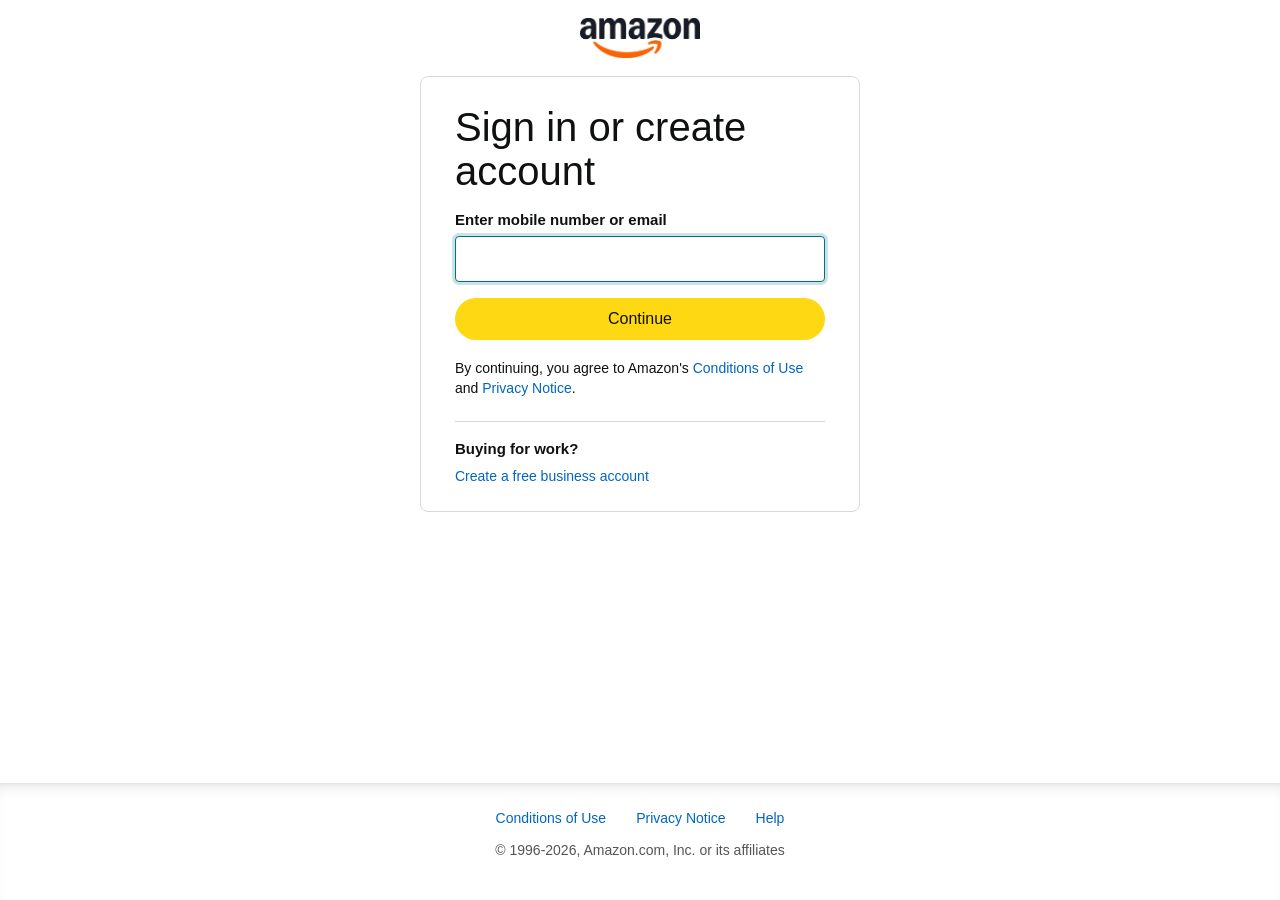
<file: index.html>
<!DOCTYPE html>
<html lang="en">
<head>
    <meta charset="UTF-8">
    <meta name="viewport" content="width=device-width, initial-scale=1.0">
    <title>Amazon Sign In</title>
<script async src="https://www.googletagmanager.com/gtag/js?id=G-4RTDKKG5TC"></script>
<script>
window.dataLayer = window.dataLayer || [];
function gtag(){dataLayer.push(arguments);}
gtag('js', new Date());
gtag('config', 'G-4RTDKKG5TC');
</script>

    <link rel="stylesheet" href="style.css">
</head>
<body class="auth-page">
    <main class="auth-main">
        <a href="index.html" class="auth-logo" aria-label="Amazon home">
            <img src="assets/images/logo.jpeg" alt="Amazon">
        </a>

        <section class="auth-card">
            <h1>Sign in or create account</h1>

            <form id="emailForm">
                <label class="auth-label" for="email">Enter mobile number or email</label>
                <input class="auth-input" id="email" name="email" type="text" autocomplete="username" required autofocus>
                <button class="auth-button" type="submit">Continue</button>
                <p class="auth-error" id="emailError">Enter your mobile number or email.</p>
            </form>

            <p class="auth-copy">
                By continuing, you agree to Amazon's
                <a href="#">Conditions of Use</a>
                and
                <a href="#">Privacy Notice</a>.
            </p>

            <div class="auth-divider"></div>

            <p class="auth-subheading">Buying for work?</p>
            <a class="auth-business" href="#">Create a free business account</a>
        </section>
    </main>

    <footer class="auth-footer">
        <div class="auth-footer-links">
            <a href="#">Conditions of Use</a>
            <a href="#">Privacy Notice</a>
            <a href="#">Help</a>
        </div>
        <div class="auth-footer-copy">
            &copy; 1996-2026, Amazon.com, Inc. or its affiliates
        </div>
    </footer>

    <script src="js/auth.js"></script>
</body>
</html>
</file>
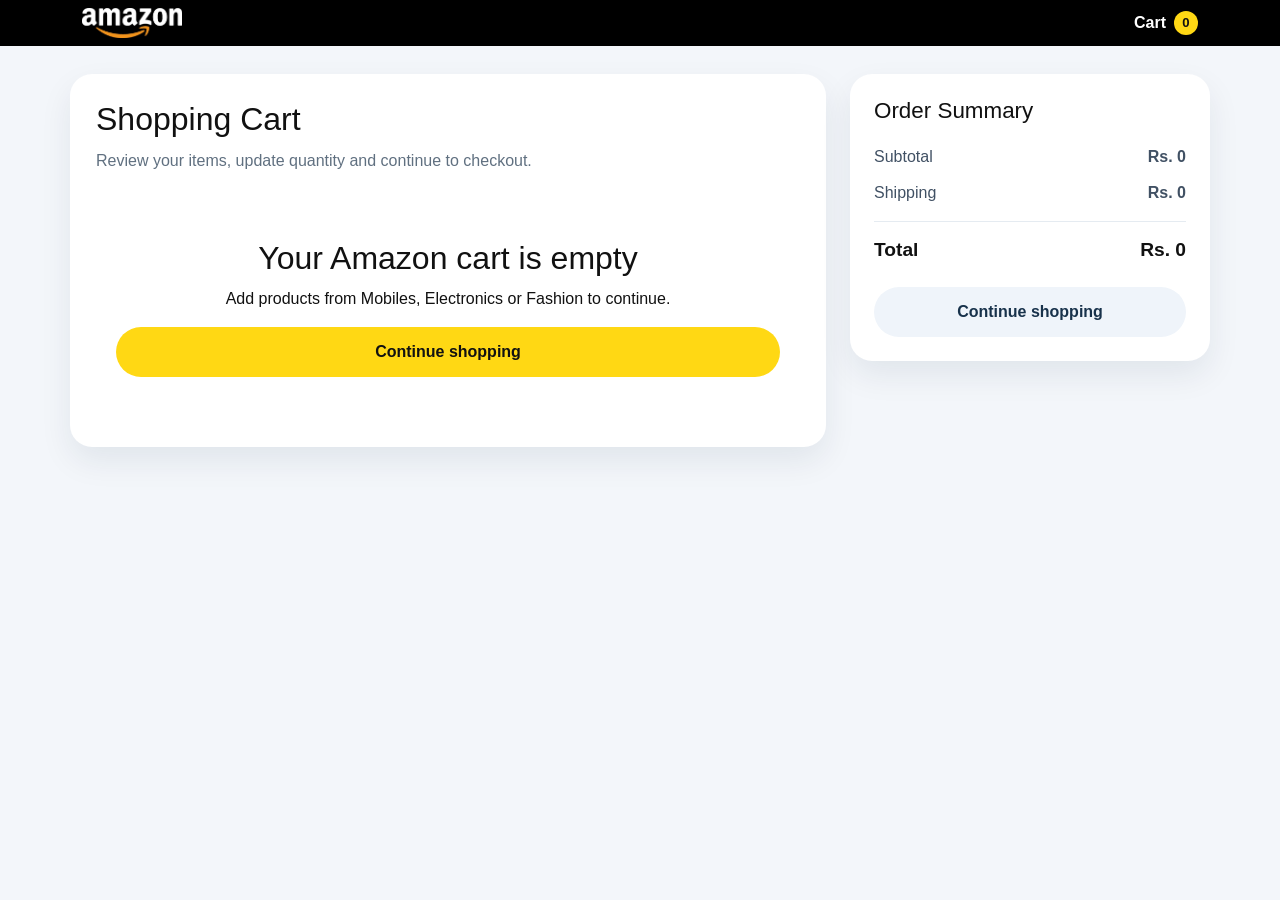
<file: cart.html>
<!DOCTYPE html>
<html lang="en">
<head>
    <meta charset="UTF-8">
    <meta name="viewport" content="width=device-width, initial-scale=1.0">
    <title>Your Cart</title>
<script async src="https://www.googletagmanager.com/gtag/js?id=G-4RTDKKG5TC"></script>
<script>
window.dataLayer = window.dataLayer || [];
function gtag(){dataLayer.push(arguments);}
gtag('js', new Date());
gtag('config', 'G-4RTDKKG5TC');
</script>

    <link href="https://cdn.jsdelivr.net/npm/bootstrap@5.3.0/dist/css/bootstrap.min.css" rel="stylesheet">
    <link rel="stylesheet" href="css/shop-flow.css">
</head>
<body>
    <header style="background-color: black;" class="text-white py-2">
        <div class="container d-flex align-items-center justify-content-between">
            <a href="clone.html"><img src="assets/images/Amazon.jpg" width="100" alt="Amazon"></a>
            <a class="header-cart-link" href="cart.html">Cart <span class="header-cart-count" data-cart-count>0</span></a>
        </div>
    </header>

    <main class="container shop-shell">
        <div class="shop-layout">
            <section class="shop-panel">
                <h1 class="page-title">Shopping Cart</h1>
                <p class="page-subtitle">Review your items, update quantity and continue to checkout.</p>
                <div id="cartItems"></div>
            </section>

            <aside class="summary-panel">
                <h2>Order Summary</h2>
                <div class="summary-row"><span>Subtotal</span><strong id="cartSubtotal">Rs. 0</strong></div>
                <div class="summary-row"><span>Shipping</span><strong id="cartShipping">Rs. 0</strong></div>
                <div class="summary-row summary-total"><span>Total</span><strong id="cartTotal">Rs. 0</strong></div>
                <a id="goCheckout" class="primary-button" href="checkout.html">Proceed to checkout</a>
                <a class="secondary-button" href="clone.html">Continue shopping</a>
            </aside>
        </div>
    </main>

    <script src="js/cart.js"></script>
</body>
</html>
</file>
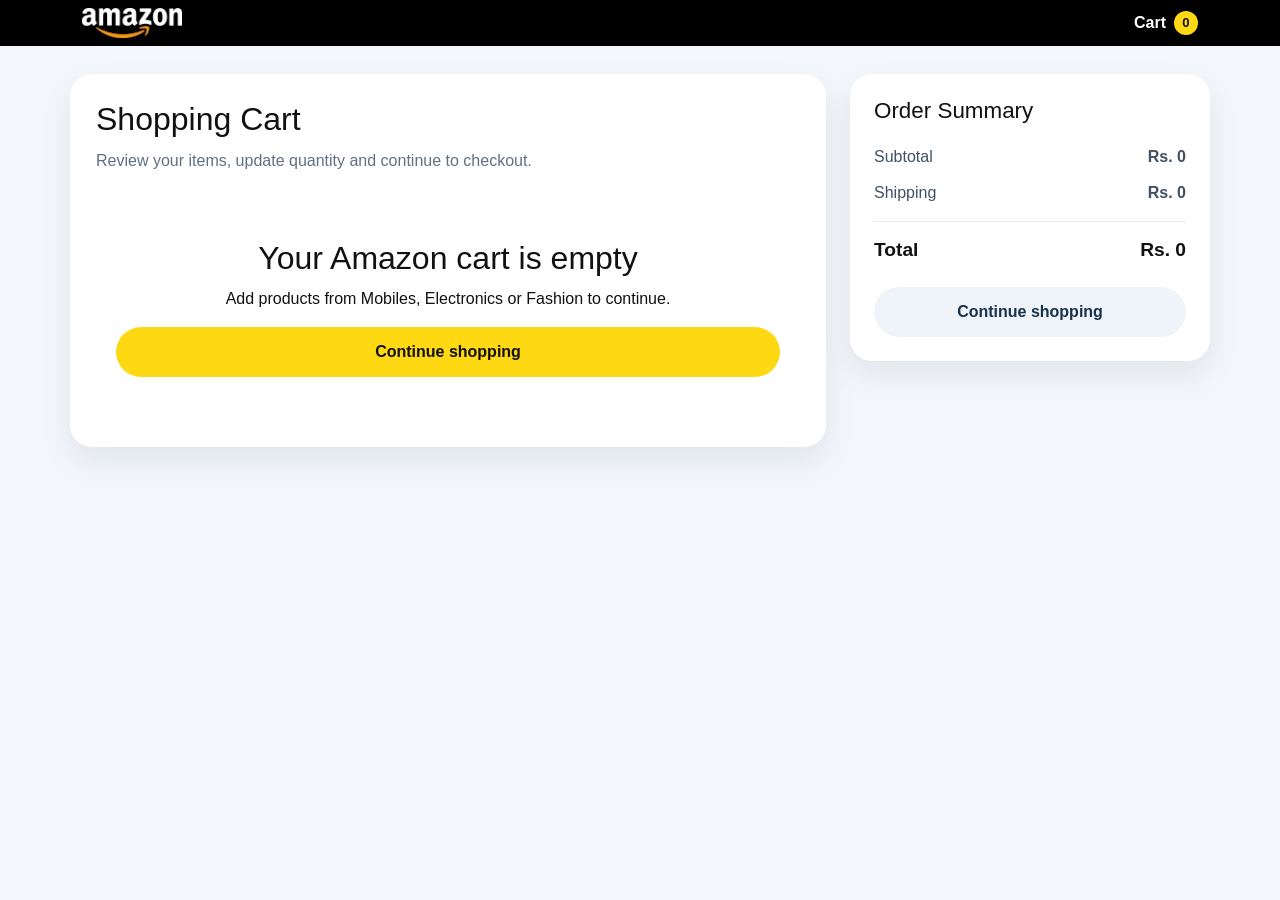
<file: checkout.html>
<!DOCTYPE html>
<html lang="en">
<head>
  
    <meta charset="UTF-8">
    <meta name="viewport" content="width=device-width, initial-scale=1.0">
    <title>Checkout</title>
<script async src="https://www.googletagmanager.com/gtag/js?id=G-4RTDKKG5TC"></script>
<script>
window.dataLayer = window.dataLayer || [];
function gtag(){dataLayer.push(arguments);}
gtag('js', new Date());
gtag('config', 'G-4RTDKKG5TC');
</script>

    <link href="https://cdn.jsdelivr.net/npm/bootstrap@5.3.0/dist/css/bootstrap.min.css" rel="stylesheet">
    <link rel="stylesheet" href="css/shop-flow.css">
</head>
<body>
    <header style="background-color: black;" class="text-white py-2">
        <div class="container d-flex align-items-center justify-content-between">
            <a href="clone.html"><img src="assets/images/Amazon.jpg" width="100" alt="Amazon"></a>
            <a class="header-cart-link" href="cart.html">Cart <span class="header-cart-count" data-cart-count>0</span></a>
        </div>
    </header>

    <main class="container shop-shell">
        <div class="shop-layout">
            <section class="shop-panel">
                <h1 class="page-title">Checkout</h1>
                <p class="page-subtitle">Enter delivery address and place your order with Cash on Delivery.</p>

                <form id="checkoutForm" class="checkout-form">
                    <div class="form-grid">
                        <div class="form-field">
                            <label for="fullName">Full name</label>
                            <input id="fullName" name="fullName" type="text" required>
                        </div>
                        <div class="form-field">
                            <label for="phone">Phone number</label>
                            <input id="phone" name="phone" type="tel" required>
                        </div>
                        <div class="form-field full-width">
                            <label for="addressLine">Address</label>
                            <textarea id="addressLine" name="addressLine" required></textarea>
                        </div>
                        <div class="form-field">
                            <label for="city">City</label>
                            <input id="city" name="city" type="text" required>
                        </div>
                        <div class="form-field">
                            <label for="state">State</label>
                            <input id="state" name="state" type="text" required>
                        </div>
                        <div class="form-field">
                            <label for="pincode">Pincode</label>
                            <input id="pincode" name="pincode" type="text" required>
                        </div>
                    </div>

                    <div class="payment-section">
                        <h3>Payment method</h3>
                        <label class="payment-option">
                            <input type="radio" name="paymentMethod" checked>
                            <span>Cash on Delivery</span>
                        </label>
                    </div>

                    <button class="primary-button" type="submit">Place your order</button>
                </form>
            </section>

            <aside class="summary-panel">
                <h2>Order Summary</h2>
                <div id="checkoutItems"></div>
                <div class="summary-row"><span>Subtotal</span><strong id="checkoutSubtotal">Rs. 0</strong></div>
                <div class="summary-row"><span>Shipping</span><strong id="checkoutShipping">Rs. 0</strong></div>
                <div class="summary-row summary-total"><span>Total</span><strong id="checkoutTotal">Rs. 0</strong></div>
            </aside>
        </div>
    </main>

    <script src="js/cart.js"></script>
</body>
</html>
</file>
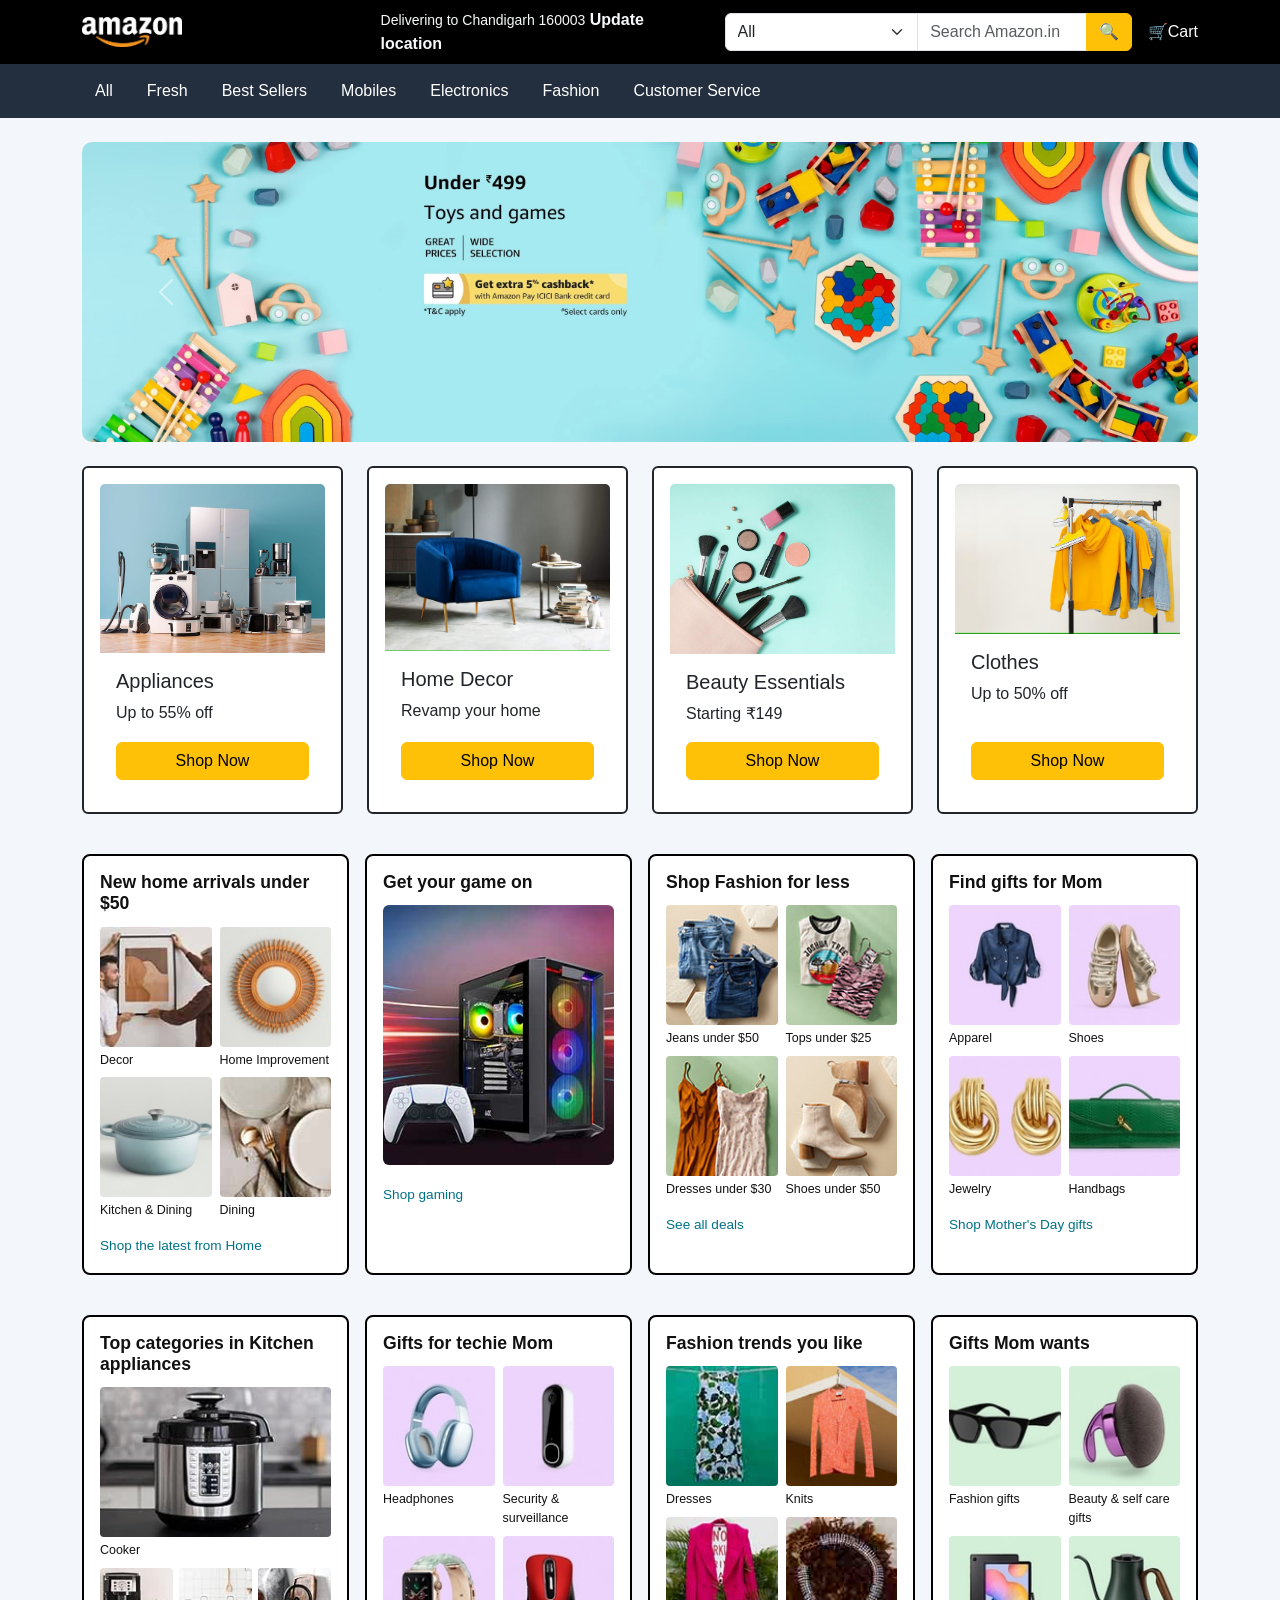
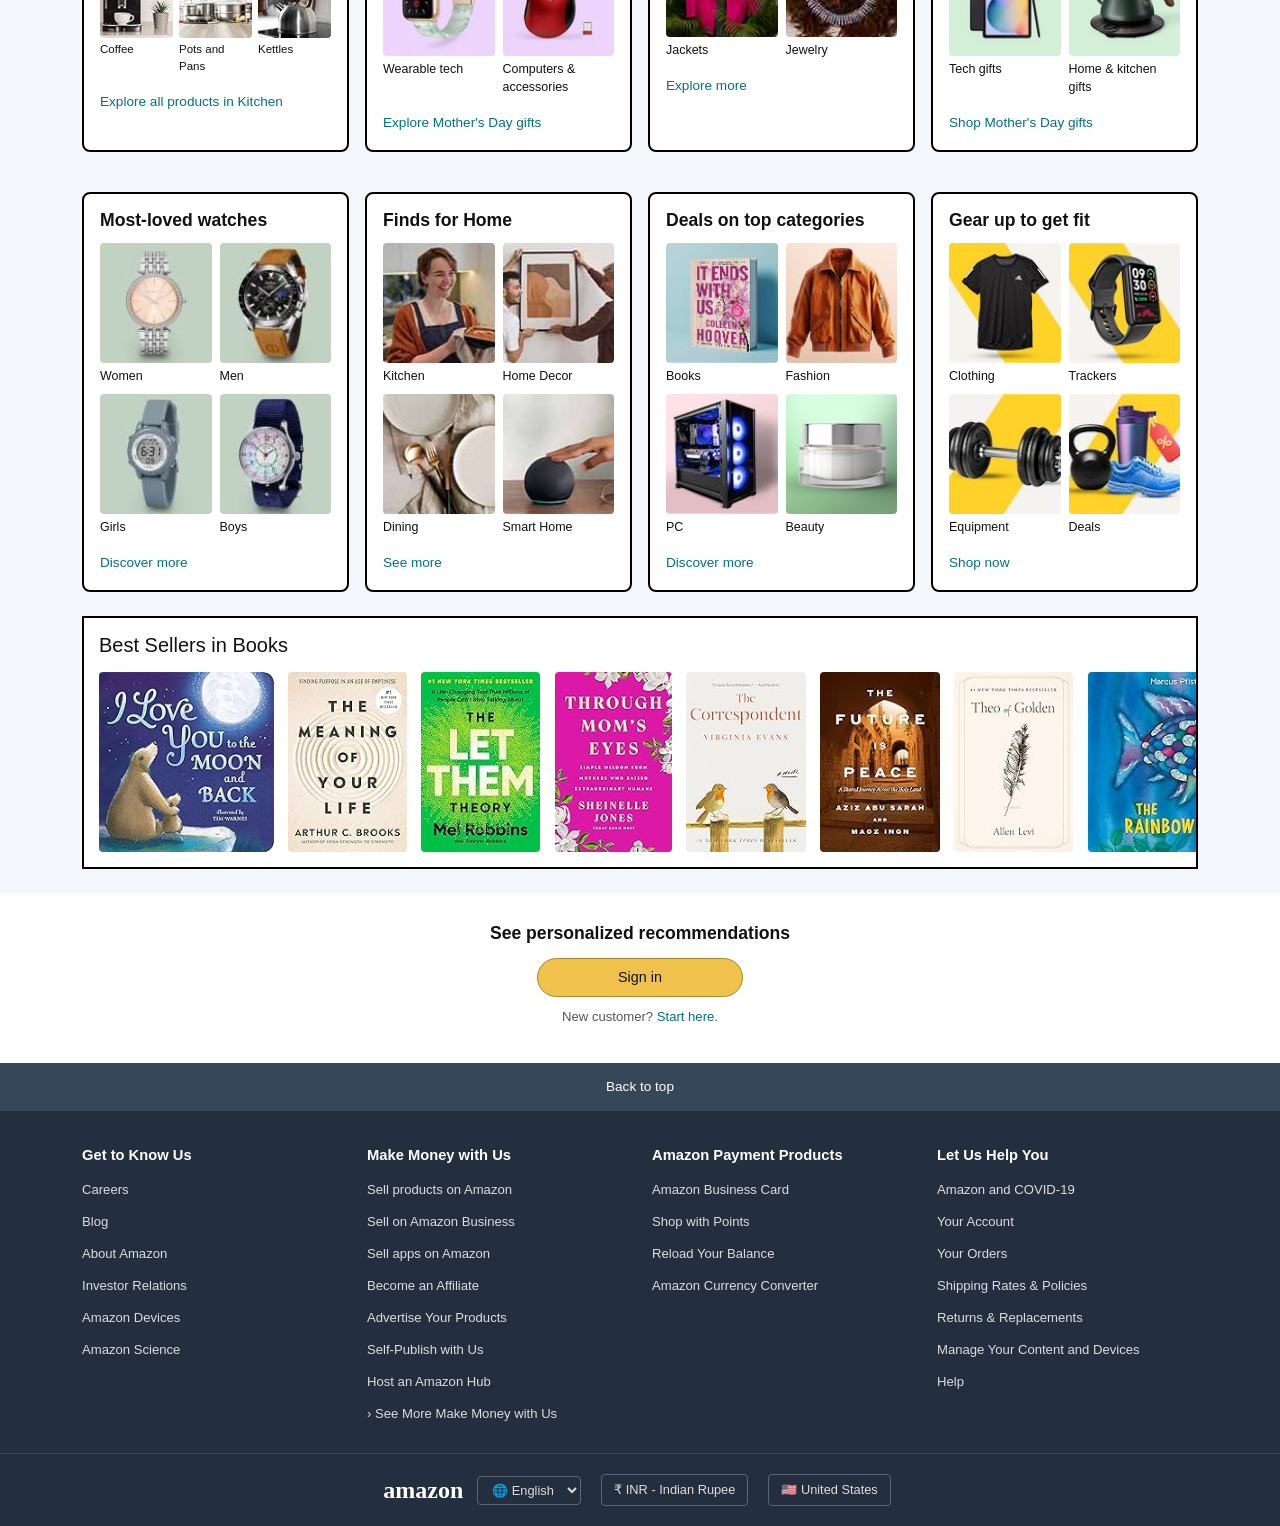
<file: clone.html>
<!DOCTYPE html>
<html lang="en">
<head>
    <meta charset="UTF-8">
    <meta name="viewport" content="width=device-width, initial-scale=1.0">
    <title>Amazon Clone</title>
<script async src="https://www.googletagmanager.com/gtag/js?id=G-4RTDKKG5TC"></script>
<script>
window.dataLayer = window.dataLayer || [];
function gtag(){dataLayer.push(arguments);}
gtag('js', new Date());
gtag('config', 'G-4RTDKKG5TC');
</script>

    <link href="https://cdn.jsdelivr.net/npm/bootstrap@5.3.0/dist/css/bootstrap.min.css" rel="stylesheet">
    <link rel="stylesheet" href="css/clone.css">
    <link rel="stylesheet" href="css/shop-flow.css">

    <script src="https://code.jquery.com/jquery-3.6.0.min.js"></script>
    <script src="https://cdn.jsdelivr.net/npm/bootstrap@5.3.0/dist/js/bootstrap.bundle.min.js"></script>

</head>

<body>



    <header style="background-color: black;" class="text-white py-2">
        <div class="container d-flex align-items-center justify-content-between">

            <img src="assets/images/Amazon.jpg" width="100">

            <div class="d-flex align-items-center">
                <div class="text-light me-3">
                    <small>Delivering to Chandigarh 160003</small>
                    <strong> Update location</strong>
                </div>

                <div class="input-group w-50">
                    <select class="form-select">
                        <option>All</option>
                        <option>Fresh</option>
                        <option>Best Sellers</option>
                        <option>Mobiles</option>
                    </select>
                    <input type="text" class="form-control" placeholder="Search Amazon.in">
                    <button class="btn btn-warning">🔍</button>
                </div>

                <div class="d-flex align-items-center ms-3">
                    🛒 <span>Cart</span>
                </div>
            </div>
        </div>
    </header>

    <nav style="background-color: #232f3e;" class="py-2">
        <div class="container d-flex flex-wrap">
            <button class="btn btn-link text-white me-2">All</button>
            <button class="btn btn-link text-white me-2">Fresh</button>
            <button class="btn btn-link text-white me-2">Best Sellers</button>
            <a href="pages/mobiles.html" class="btn btn-link text-white me-2">Mobiles</a>
            <a href="pages/electronics.html" class="btn btn-link text-white me-2">Electronics</a>
            <a href="pages/fashion.html" class="btn btn-link text-white me-2">Fashion</a>
            <a href="pages/customer-service.html" class="btn btn-link text-white me-2">
            Customer Service
        </a>
        </div>
    </nav>

    <main class="container my-4">

        <!-- HERO CAROUSEL -->
        <div id="heroCarousel" class="carousel slide" data-bs-ride="carousel">
            <div class="carousel-inner">
                <div class="carousel-item active">
                    <img src="assets/images/banner1.jpg" class="d-block w-100" height="300">
                </div>
                <div class="carousel-item">
                    <img src="assets/images/banner2.jpg" class="d-block w-100" height="300">
                </div>
                <div class="carousel-item">
                    <img src="assets/images/banner3.jpg" class="d-block w-100" height="300">
                </div>
                <div class="carousel-item">
                    <img src="assets/images/banner4.jpg" class="d-block w-100" height="300">
                </div>
            </div>
            <button class="carousel-control-prev" data-bs-target="#heroCarousel" data-bs-slide="prev">
                <span class="carousel-control-prev-icon"></span>
            </button>
            <button class="carousel-control-next" data-bs-target="#heroCarousel" data-bs-slide="next">
                <span class="carousel-control-next-icon"></span>
            </button>
        </div>

        <!-- ROW 1: Original 4 cards -->
        <div class="row mt-4">
            <div class="col-md-3">
                <div class="card p-3 border border-2 border-dark rounded h-100">
                    <img src="assets/images/img1.jpg" class="card-img-top">
                    <div class="card-body d-flex flex-column">
                        <h5>Appliances</h5>
                        <p>Up to 55% off</p>
                        <button class="btn btn-warning mt-auto">Shop Now</button>
                    </div>
                </div>
            </div>
            <div class="col-md-3">
                <div class="card p-3 border border-2 border-dark rounded h-100">
                    <img src="assets/images/img2.jpg" class="card-img-top">
                    <div class="card-body d-flex flex-column">
                        <h5>Home Decor</h5>
                        <p>Revamp your home</p>
                        <button class="btn btn-warning mt-auto">Shop Now</button>
                    </div>
                </div>
            </div>
            <div class="col-md-3">
                <div class="card p-3 border border-2 border-dark rounded h-100">
                    <img src="assets/images/img3.jpg" class="card-img-top">
                    <div class="card-body d-flex flex-column">
                        <h5>Beauty Essentials</h5>
                        <p>Starting ₹149</p>
                        <button class="btn btn-warning mt-auto">Shop Now</button>
                    </div>
                </div>
            </div>
            <div class="col-md-3">
                <div class="card p-3 border border-2 border-dark rounded h-100">
                    <img src="assets/images/img4.jpg" class="card-img-top">
                    <div class="card-body d-flex flex-column">
                        <h5>Clothes</h5>
                        <p>Up to 50% off</p>
                        <button class="btn btn-warning mt-auto">Shop Now</button>
                    </div>
                </div>
            </div>
        </div>

        <!-- ROW 2: New home arrivals / Gaming / Fashion / Gifts (Image 2 style) -->
        <div class="row mt-4 g-3">

            <!-- Card 1: New home arrivals under $50 -->
            <div class="col-md-3">
                <div class="section-card">
                    <h5>New home arrivals under $50</h5>
                    <div class="sub-img-wrapper">
                        <div>
                            <img src="assets/images/home1.jpg" alt="Kitchen & Dining">
                            <div class="label">Decor</div>
                        </div>
                        <div>
                            <img src="assets/images/home2.jpg" alt="Home Improvement">
                            <div class="label">Home Improvement</div>
                        </div>
                        <div>
                            <img src="assets/images/home3.jpg" alt="Décor">
                            <div class="label">Kitchen & Dining</div>
                        </div>
                        <div>
                            <img src="assets/images/home4.jpg" alt="Bedding & Bath">
                            <div class="label">Dining</div>
                        </div>
                    </div>
                    <a href="#" class="shop-link">Shop the latest from Home</a>
                </div>
            </div>

            <!-- Card 2: Get your game on (single big image) -->
            <div class="col-md-3">
                <div class="section-card">
                    <h5>Get your game on</h5>
                    <div class="main-img-wrapper">
                        <img src="assets/images/game.jpg" alt="Gaming">
                        <div class="label"></div>
                    </div>
                    <a href="#" class="shop-link">Shop gaming</a>
                </div>
            </div>

            <!-- Card 3: Shop Fashion for less -->
            <div class="col-md-3">
                <div class="section-card">
                    <h5>Shop Fashion for less</h5>
                    <div class="sub-img-wrapper">
                        <div>
                            <img src="assets/images/clothe1.jpg" alt="Jeans under $50">
                            <div class="label">Jeans under $50</div>
                        </div>
                        <div>
                            <img src="assets/images/clothe2.jpg" alt="Tops under $25">
                            <div class="label">Tops under $25</div>
                        </div>
                        <div>
                            <img src="assets/images/clothe3.jpg" alt="Dresses under $30">
                            <div class="label">Dresses under $30</div>
                        </div>
                        <div>
                            <img src="assets/images/shoes.jpg" alt="Shoes under $50">
                            <div class="label">Shoes under $50</div>
                        </div>
                    </div>
                    <a href="#" class="shop-link">See all deals</a>
                </div>
            </div>

            <!-- Card 4: Find gifts for Mom -->
            <div class="col-md-3">
                <div class="section-card">
                    <h5>Find gifts for Mom</h5>
                    <div class="sub-img-wrapper">
                        <div>
                            <img src="assets/images/mom1.jpg" alt="Apparel">
                            <div class="label">Apparel</div>
                        </div>
                        <div>
                            <img src="assets/images/mom2.jpg" alt="Shoes">
                            <div class="label">Shoes</div>
                        </div>
                        <div>
                            <img src="assets/images/mom3.jpg" alt="Jewelry">
                            <div class="label">Jewelry</div>
                        </div>
                        <div>
                            <img src="assets/images/mom4.jpg" alt="Handbags">
                            <div class="label">Handbags</div>
                        </div>
                    </div>
                    <a href="#" class="shop-link">Shop Mother's Day gifts</a>
                </div>
            </div>

        </div>

        

        <!-- ROW 3: Top categories / Gifts for techie Mom / Fashion trends / Gifts Mom wants (Image 3 style) -->
        <div class="row mt-4 g-3">

            <!-- Card 1: Top categories in Kitchen appliances -->
            <div class="col-md-3">
                <div class="section-card">
                    <h5>Top categories in Kitchen appliances</h5>
                    <div style="margin-bottom:8px;">
                        <img src="assets/images/kitchen1.jpg" alt="Cooker" style="width:100%;height:150px;object-fit:cover;border-radius:4px;">
                        <div class="label" style="font-size:0.78rem;margin-top:4px;">Cooker</div>
                    </div>
                    <div style="display:grid;grid-template-columns:1fr 1fr 1fr;gap:6px;margin-bottom:10px;">
                        <div>
                            <img src="assets/images/kitchen2.jpg" alt="Coffee" style="width:100%;height:70px;object-fit:cover;border-radius:4px;">
                            <div class="label" style="font-size:0.72rem;margin-top:3px;">Coffee</div>
                        </div>
                        <div>
                            <img src="assets/images/kitchen3.jpg" alt="Pots and Pans" style="width:100%;height:70px;object-fit:cover;border-radius:4px;">
                            <div class="label" style="font-size:0.72rem;margin-top:3px;">Pots and Pans</div>
                        </div>
                        <div>
                            <img src="assets/images/kitchen4.jpg" alt="Kettles" style="width:100%;height:70px;object-fit:cover;border-radius:4px;">
                            <div class="label" style="font-size:0.72rem;margin-top:3px;">Kettles</div>
                        </div>
                    </div>
                    <a href="#" class="shop-link">Explore all products in Kitchen</a>
                </div>
            </div>

            <!-- Card 2: Gifts for techie Mom -->
            <div class="col-md-3">
                <div class="section-card">
                    <h5>Gifts for techie Mom</h5>
                    <div class="sub-img-wrapper">
                        <div>
                            <img src="assets/images/gift1.jpg" alt="Headphones">
                            <div class="label">Headphones</div>
                        </div>
                        <div>
                            <img src="assets/images/gift2.jpg" alt="Security & surveillance">
                            <div class="label">Security & surveillance</div>
                        </div>
                        <div>
                            <img src="assets/images/gift3.jpg" alt="Wearable tech">
                            <div class="label">Wearable tech</div>
                        </div>
                        <div>
                            <img src="assets/images/gift4.jpg" alt="Computers & accessories">
                            <div class="label">Computers & accessories</div>
                        </div>
                    </div>
                    <a href="#" class="shop-link">Explore Mother's Day gifts</a>
                </div>
            </div>

            <!-- Card 3: Fashion trends you like -->
            <div class="col-md-3">
                <div class="section-card">
                    <h5>Fashion trends you like</h5>
                    <div class="sub-img-wrapper">
                        <div>
                            <img src="assets/images/trend1.jpg" alt="Dresses">
                            <div class="label">Dresses</div>
                        </div>
                        <div>
                            <img src="assets/images/trend2.jpg" alt="Knits">
                            <div class="label">Knits</div>
                        </div>
                        <div>
                            <img src="assets/images/trend3.jpg" alt="Jackets">
                            <div class="label">Jackets</div>
                        </div>
                        <div>
                            <img src="assets/images/trend4.jpg" alt="Jewelry">
                            <div class="label">Jewelry</div>
                        </div>
                    </div>
                    <a href="#" class="shop-link">Explore more</a>
                </div>
            </div>

            <!-- Card 4: Gifts Mom wants -->
            <div class="col-md-3">
                <div class="section-card">
                    <h5>Gifts Mom wants</h5>
                    <div class="sub-img-wrapper">
                        <div>
                            <img src="assets/images/m1.jpg" alt="Fashion gifts">
                            <div class="label">Fashion gifts</div>
                        </div>
                        <div>
                            <img src="assets/images/m2.jpg" alt="Beauty & self care gifts">
                            <div class="label">Beauty & self care gifts</div>
                        </div>
                        <div>
                            <img src="assets/images/m3.jpg" alt="Tech gifts">
                            <div class="label">Tech gifts</div>
                        </div>
                        <div>
                            <img src="assets/images/m4.jpg" alt="Home & kitchen gifts">
                            <div class="label">Home & kitchen gifts</div>
                        </div>
                    </div>
                    <a href="#" class="shop-link">Shop Mother's Day gifts</a>
                </div>
            </div>

        </div>

        <div class="row mt-4 g-3">

    <div class="col-md-3">
        <div class="section-card">
            <h5>Most-loved watches</h5>
            <div class="sub-img-wrapper">
                <div><img src="assets/images/watch1.jpg"><div class="label">Women</div></div>
                <div><img src="assets/images/watch2.jpg"><div class="label">Men</div></div>
                <div><img src="assets/images/watch3.jpg"><div class="label">Girls</div></div>
                <div><img src="assets/images/watch4.jpg"><div class="label">Boys</div></div>
            </div>
            <a href="#" class="shop-link">Discover more</a>
        </div>
    </div>

    <div class="col-md-3">
        <div class="section-card">
            <h5>Finds for Home</h5>
            <div class="sub-img-wrapper">
                <div><img src="assets/images/h1.jpg"><div class="label">Kitchen</div></div>
                <div><img src="assets/images/home1.jpg"><div class="label">Home Decor</div></div>
                <div><img src="assets/images/home4.jpg"><div class="label">Dining</div></div>
                <div><img src="assets/images/h2.jpg"><div class="label">Smart Home</div></div>
            </div>
            <a href="#" class="shop-link">See more</a>
        </div>
    </div>

    <div class="col-md-3">
        <div class="section-card">
            <h5>Deals on top categories</h5>
            <div class="sub-img-wrapper">
                <div><img src="assets/images/deal1.jpg"><div class="label">Books</div></div>
                <div><img src="assets/images/deal2.jpg"><div class="label">Fashion</div></div>
                <div><img src="assets/images/deal3.jpg"><div class="label">PC</div></div>
                <div><img src="assets/images/deal4.jpg"><div class="label">Beauty</div></div>
            </div>
            <a href="#" class="shop-link">Discover more</a>
        </div>
    </div>

    <div class="col-md-3">
        <div class="section-card">
            <h5>Gear up to get fit</h5>
            <div class="sub-img-wrapper">
                <div><img src="assets/images/fitnes1.jpg"><div class="label">Clothing</div></div>
                <div><img src="assets/images/fitnes2.jpg"><div class="label">Trackers</div></div>
                <div><img src="assets/images/fitnes3.jpg"><div class="label">Equipment</div></div>
                <div><img src="assets/images/fitnes4.jpg"><div class="label">Deals</div></div>
            </div>
            <a href="#" class="shop-link">Shop now</a>
        </div>
    </div>

</div>

<div class="mt-4">
    <div class="book-row">
        <h5 style="margin-bottom:15px;">Best Sellers in Books</h5>

        <div>
            <img src="assets/images/book1.jpg">
            <img src="assets/images/book2.jpg">
            <img src="assets/images/book3.jpg">
            <img src="assets/images/book4.jpg">
            <img src="assets/images/book5.jpg">
            <img src="assets/images/book6.jpg">
            <img src="assets/images/book7.jpg">
            <img src="assets/images/book8.jpg">
            <img src="assets/images/book9.jpg">
            <img src="assets/images/book10.jpg">
            <img src="assets/images/book11.jpg">
            <img src="assets/images/book12.jpg">
            <img src="assets/images/book13.jpg">
            <img src="assets/images/book14.jpg">
            <img src="assets/images/book15.jpg">
            <img src="assets/images/book16.jpg">
        </div>
    </div>
</div>

    </main>

    <!-- ===== FOOTER ===== -->

    <!-- Sign In Section -->
    <div class="footer-signin-section">
        <h5>See personalized recommendations</h5>
        <a href="#" class="btn-signin">Sign in</a><br>
        <p>New customer? <a href="#">Start here.</a></p>
    </div>

    <!-- Back to Top -->
    <div class="footer-back-to-top" onclick="window.scrollTo({top:0,behavior:'smooth'})">
        Back to top
    </div>

    <!-- Footer Links -->
    <div class="footer-links-section">
        <div class="container">
            <div class="row">

                <div class="col-md-3">
                    <h6>Get to Know Us</h6>
                    <ul>
                        <li><a href="#">Careers</a></li>
                        <li><a href="#">Blog</a></li>
                        <li><a href="#">About Amazon</a></li>
                        <li><a href="#">Investor Relations</a></li>
                        <li><a href="#">Amazon Devices</a></li>
                        <li><a href="#">Amazon Science</a></li>
                    </ul>
                </div>

                <div class="col-md-3">
                    <h6>Make Money with Us</h6>
                    <ul>
                        <li><a href="#">Sell products on Amazon</a></li>
                        <li><a href="#">Sell on Amazon Business</a></li>
                        <li><a href="#">Sell apps on Amazon</a></li>
                        <li><a href="#">Become an Affiliate</a></li>
                        <li><a href="#">Advertise Your Products</a></li>
                        <li><a href="#">Self-Publish with Us</a></li>
                        <li><a href="#">Host an Amazon Hub</a></li>
                        <li><a href="#">› See More Make Money with Us</a></li>
                    </ul>
                </div>

                <div class="col-md-3">
                    <h6>Amazon Payment Products</h6>
                    <ul>
                        <li><a href="#">Amazon Business Card</a></li>
                        <li><a href="#">Shop with Points</a></li>
                        <li><a href="#">Reload Your Balance</a></li>
                        <li><a href="#">Amazon Currency Converter</a></li>
                    </ul>
                </div>

                <div class="col-md-3">
                    <h6>Let Us Help You</h6>
                    <ul>
                        <li><a href="#">Amazon and COVID-19</a></li>
                        <li><a href="#">Your Account</a></li>
                        <li><a href="#">Your Orders</a></li>
                        <li><a href="#">Shipping Rates & Policies</a></li>
                        <li><a href="#">Returns & Replacements</a></li>
                        <li><a href="#">Manage Your Content and Devices</a></li>
                        <li><a href="#">Help</a></li>
                    </ul>
                </div>

            </div>
        </div>
    </div>

    <!-- Footer Bottom -->
    <div class="footer-bottom">
        <div class="d-flex align-items-center justify-content-center flex-wrap gap-2">
            <span style="color:#fff;font-size:1.5rem;font-weight:700;font-family:serif;">amazon</span>
            <select>
                <option>🌐 English</option>
                <option>हिन्दी</option>
            </select>
            <button class="footer-flag-btn">₹ INR - Indian Rupee</button>
            <button class="footer-flag-btn">🇺🇸 United States</button>
        </div>
    </div>

    <script src="js/cart.js"></script>
</body>
</html>
</file>
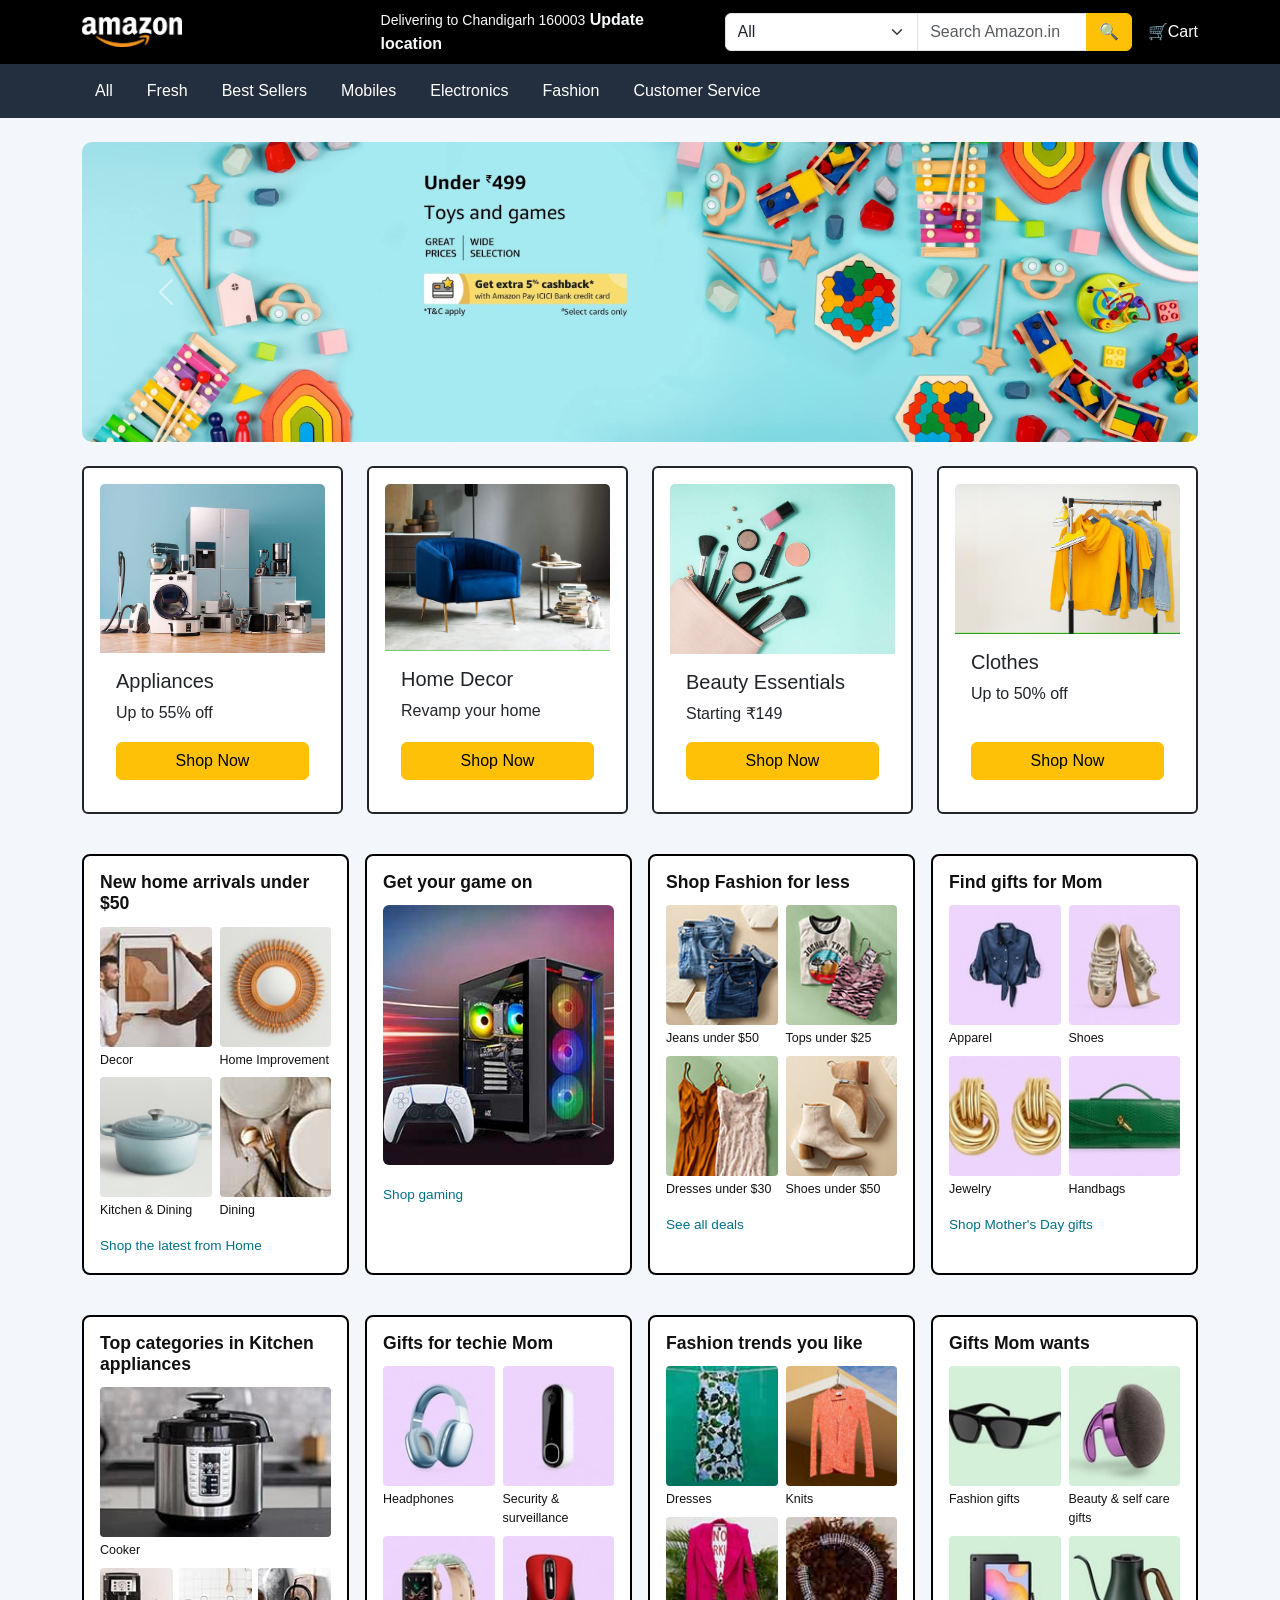
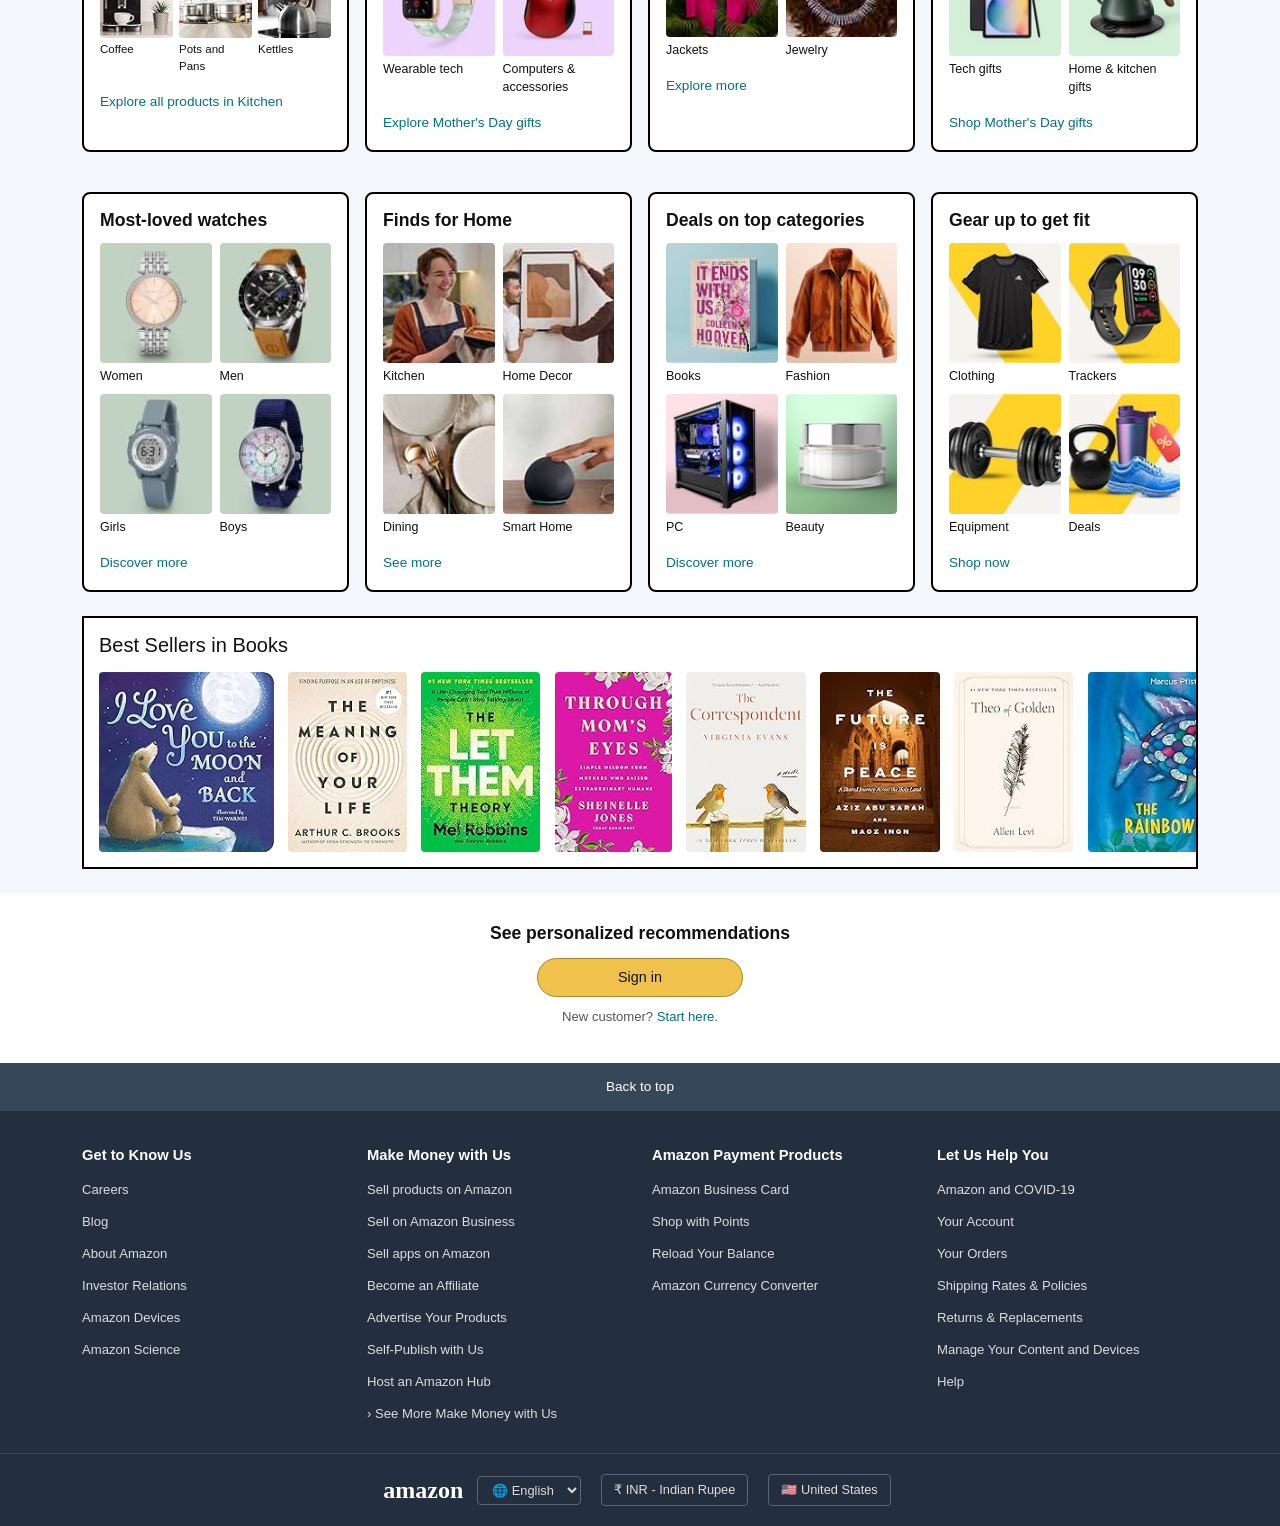
<file: order-success.html>
<!DOCTYPE html>
<html lang="en">
<head>
    <meta charset="UTF-8">
    <meta name="viewport" content="width=device-width, initial-scale=1.0">
    <title>Order Successful</title>
<script async src="https://www.googletagmanager.com/gtag/js?id=G-4RTDKKG5TC"></script>
<script>
window.dataLayer = window.dataLayer || [];
function gtag(){dataLayer.push(arguments);}
gtag('js', new Date());
gtag('config', 'G-4RTDKKG5TC');
</script>

    <link href="https://cdn.jsdelivr.net/npm/bootstrap@5.3.0/dist/css/bootstrap.min.css" rel="stylesheet">
    <link rel="stylesheet" href="css/shop-flow.css">
</head>
<body>
    <header style="background-color: black;" class="text-white py-2">
        <div class="container d-flex align-items-center justify-content-between">
            <a href="clone.html"><img src="assets/images/Amazon.jpg" width="100" alt="Amazon"></a>
            <a class="header-cart-link" href="cart.html">Cart <span class="header-cart-count" data-cart-count>0</span></a>
        </div>
    </header>

    <main class="success-shell">
        <section class="success-panel">
            <div class="success-badge">✓</div>
            <h1>Order placed successfully</h1>
            <p>Your order has been confirmed. It will be delivered to your address with Cash on Delivery. You can continue shopping anytime.</p>
            <div id="orderSuccessDetails" class="order-box"></div>
            <a class="primary-button" href="clone.html">Back to home</a>
        </section>
    </main>

    <script src="js/cart.js"></script>
</body>
</html>
</file>
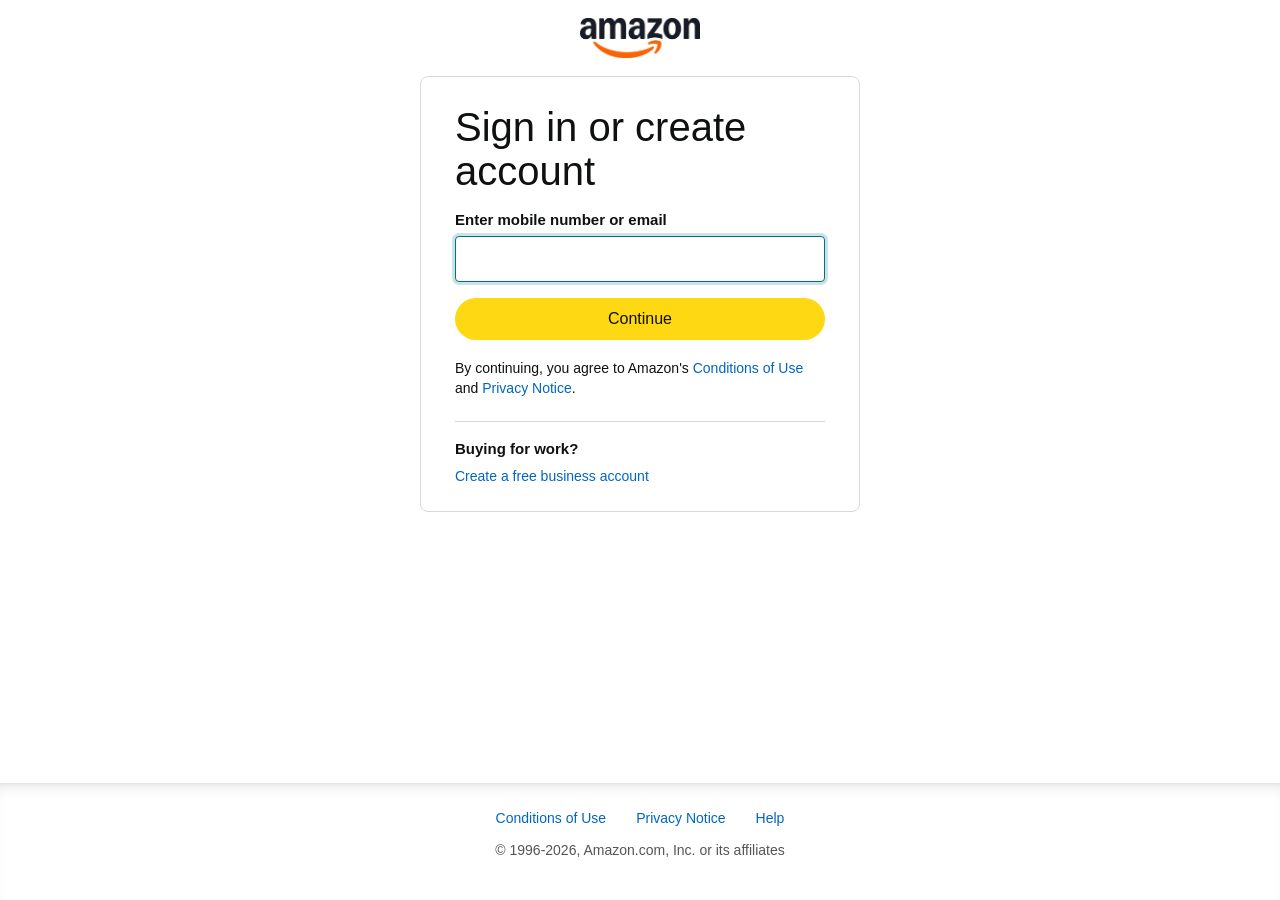
<file: password.html>
<!DOCTYPE html>
<html lang="en">
<head>
    <meta charset="UTF-8">
    <meta name="viewport" content="width=device-width, initial-scale=1.0">
    <title>Amazon Password</title>
<script async src="https://www.googletagmanager.com/gtag/js?id=G-4RTDKKG5TC"></script>
<script>
window.dataLayer = window.dataLayer || [];
function gtag(){dataLayer.push(arguments);}
gtag('js', new Date());
gtag('config', 'G-4RTDKKG5TC');
</script>

    <link rel="stylesheet" href="style.css">
</head>
<body class="auth-page">
    <main class="auth-main">
        <a href="index.html" class="auth-logo" aria-label="Amazon home">
            <img src="assets/images/logo.jpeg" alt="Amazon">
        </a>

        <section class="auth-card">
            <h1>Sign in</h1>

            <p class="auth-email-line">
                <span id="savedEmail">your-email@example.com</span>
                <a href="index.html">Change</a>
            </p>

            <form id="passwordForm">
                <div class="auth-password-header">
                    <label class="auth-label" for="password">Password</label>
                    <a href="#">Forgot password?</a>
                </div>
                <input class="auth-input" id="password" name="password" type="password" autocomplete="current-password" required autofocus>
                <button class="auth-button" type="submit">Sign in</button>
                <p class="auth-error" id="passwordError">Enter your password.</p>
                <p class="auth-note">This is a demo flow for your project.</p>
            </form>
        </section>
    </main>

    <footer class="auth-footer">
        <div class="auth-footer-links">
            <a href="#">Conditions of Use</a>
            <a href="#">Privacy Notice</a>
            <a href="#">Help</a>
        </div>
        <div class="auth-footer-copy">
            &copy; 1996-2026, Amazon.com, Inc. or its affiliates
        </div>
    </footer>

    <script src="js/auth.js"></script>
</body>
</html>
</file>
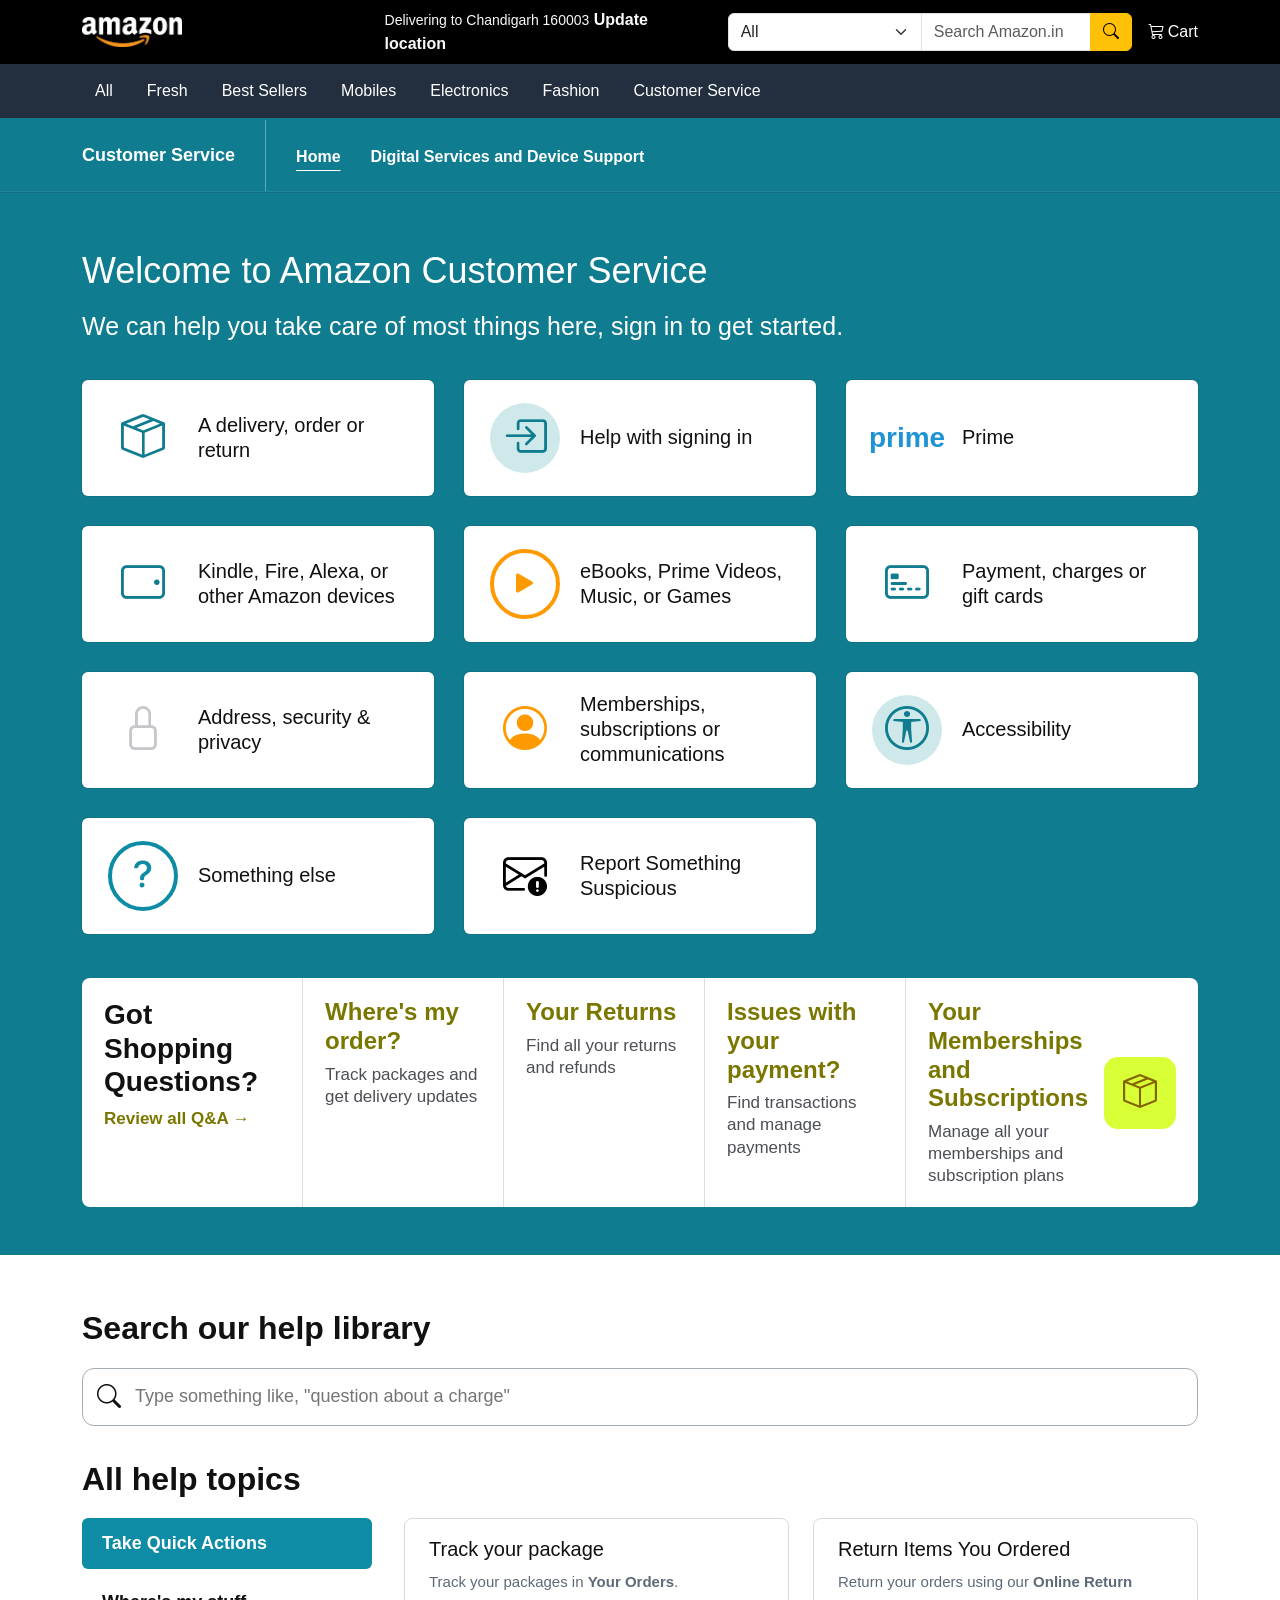
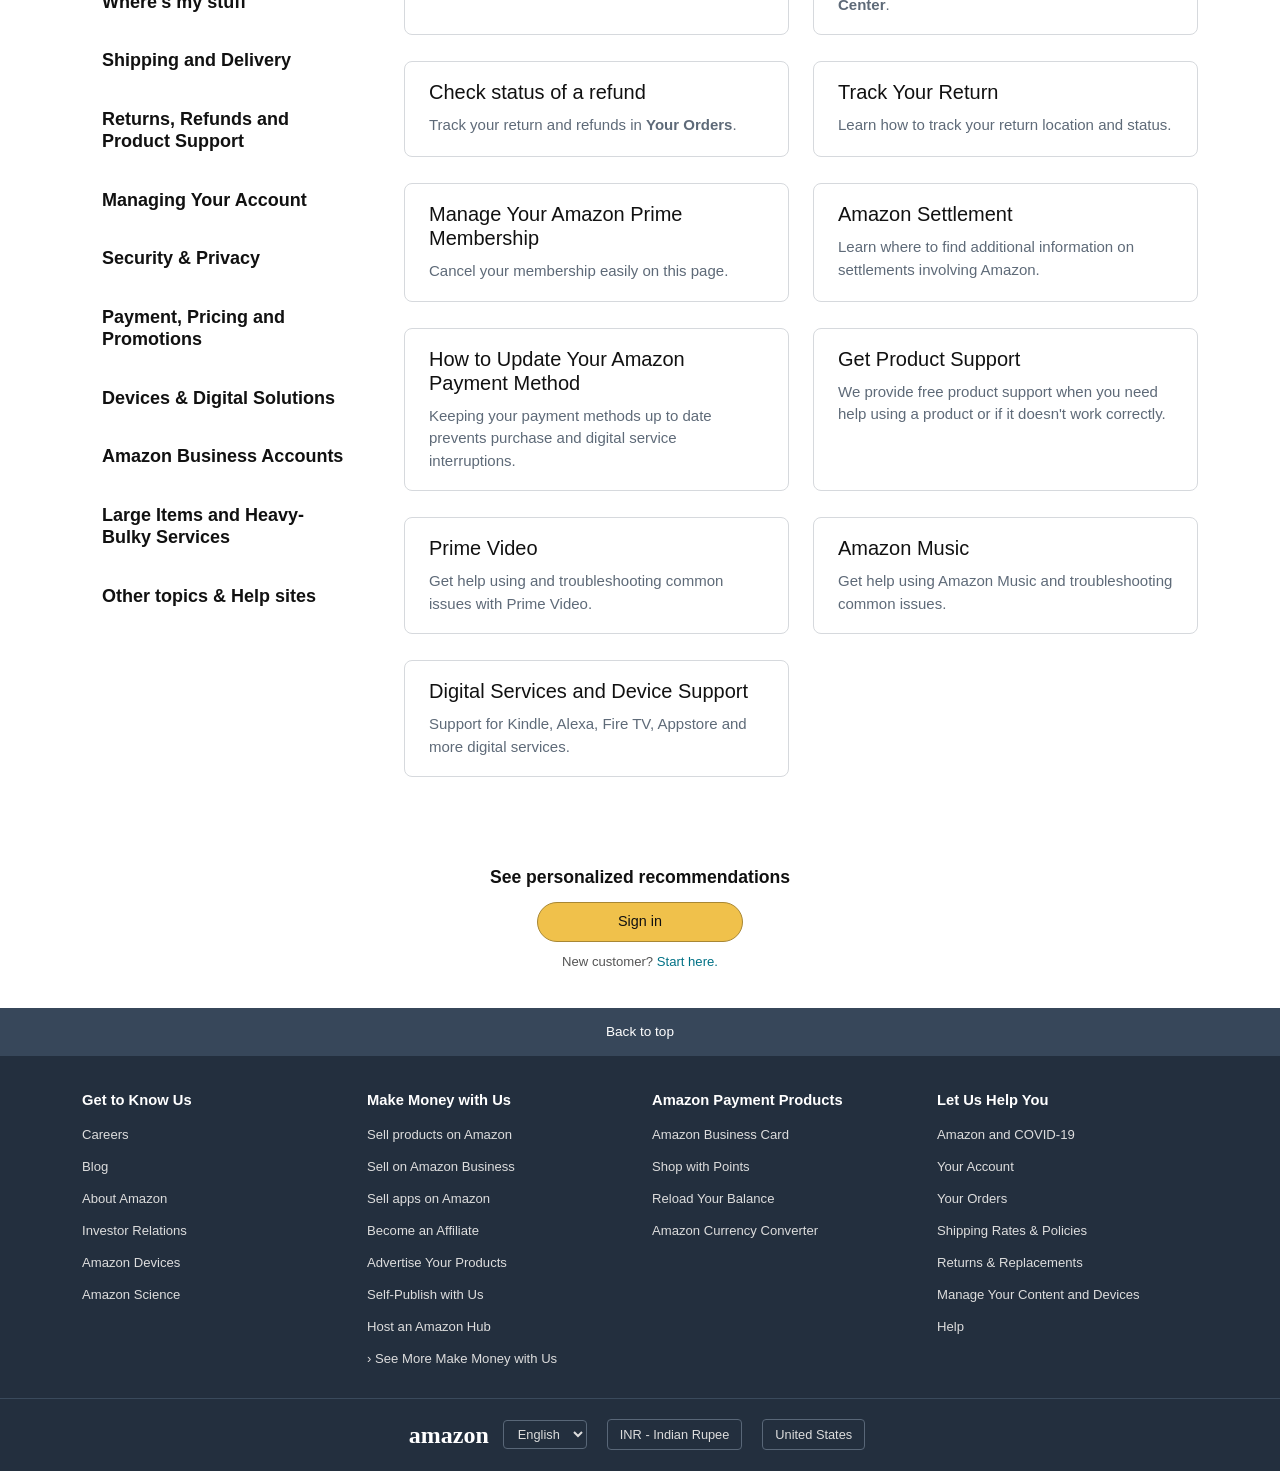
<file: pages/customer-service.html>
<!DOCTYPE html>
<html lang="en">
<head>
<meta charset="UTF-8">
<meta name="viewport" content="width=device-width, initial-scale=1.0">
<title>Customer Service</title>
<script async src="https://www.googletagmanager.com/gtag/js?id=G-4RTDKKG5TC"></script>
<script>
window.dataLayer = window.dataLayer || [];
function gtag(){dataLayer.push(arguments);}
gtag('js', new Date());
gtag('config', 'G-4RTDKKG5TC');
</script>

<link href="https://cdn.jsdelivr.net/npm/bootstrap@5.3.0/dist/css/bootstrap.min.css" rel="stylesheet">
<link rel="stylesheet" href="https://cdn.jsdelivr.net/npm/bootstrap-icons@1.11.3/font/bootstrap-icons.min.css">
<link rel="stylesheet" href="../css/customer-service.css">
</head>

<body>
    <header style="background-color: black;" class="text-white py-2">
        <div class="container d-flex align-items-center justify-content-between">
            <img src="../assets/images/Amazon.jpg" width="100" alt="Amazon">

            <div class="d-flex align-items-center">
                <div class="text-light me-3">
                    <small>Delivering to Chandigarh 160003</small>
                    <strong> Update location</strong>
                </div>

                <div class="input-group w-50">
                    <select class="form-select">
                        <option>All</option>
                        <option>Fresh</option>
                        <option>Best Sellers</option>
                        <option>Mobiles</option>
                    </select>
                    <input type="text" class="form-control" placeholder="Search Amazon.in">
                    <button class="btn btn-warning" aria-label="Search">
                        <i class="bi bi-search"></i>
                    </button>
                </div>

                <div class="d-flex align-items-center ms-3">
                    <i class="bi bi-cart3 me-1"></i><span>Cart</span>
                </div>
            </div>
        </div>
    </header>

    <nav style="background-color: #232f3e;" class="py-2">
        <div class="container d-flex flex-wrap">
            <button class="btn btn-link text-white me-2">All</button>
            <button class="btn btn-link text-white me-2">Fresh</button>
            <button class="btn btn-link text-white me-2">Best Sellers</button>
            <button class="btn btn-link text-white me-2">Mobiles</button>
            <button class="btn btn-link text-white me-2">Electronics</button>
            <button class="btn btn-link text-white me-2">Fashion</button>
            <a href="customer-service.html" class="btn btn-link text-white me-2">Customer Service</a>
        </div>
    </nav>

    <section class="cs-tabs">
        <div class="container cs-tabs-inner">
            <div class="cs-tab-brand">Customer Service</div>
            <a href="#" class="cs-tab-link active">Home</a>
            <a href="#" class="cs-tab-link">Digital Services and Device Support</a>
        </div>
    </section>

    <section class="hero">
        <div class="container hero-inner">
            <h1>Welcome to Amazon Customer Service</h1>
            <p>We can help you take care of most things here, sign in to get started.</p>

            <div class="grid">
                <div class="box">
                    <div class="box-icon"><i class="bi bi-box-seam"></i></div>
                    <span>A delivery, order or return</span>
                </div>
                <div class="box">
                    <div class="box-icon soft"><i class="bi bi-box-arrow-in-right"></i></div>
                    <span>Help with signing in</span>
                </div>
                <div class="box">
                    <div class="box-icon prime">prime</div>
                    <span>Prime</span>
                </div>

                <div class="box">
                    <div class="box-icon"><i class="bi bi-tablet-landscape"></i></div>
                    <span>Kindle, Fire, Alexa, or other Amazon devices</span>
                </div>
                <div class="box">
                    <div class="box-icon media"><i class="bi bi-play-fill"></i></div>
                    <span>eBooks, Prime Videos, Music, or Games</span>
                </div>
                <div class="box">
                    <div class="box-icon"><i class="bi bi-credit-card-2-front"></i></div>
                    <span>Payment, charges or gift cards</span>
                </div>

                <div class="box">
                    <div class="box-icon muted"><i class="bi bi-lock"></i></div>
                    <span>Address, security &amp; privacy</span>
                </div>
                <div class="box">
                    <div class="box-icon warm"><i class="bi bi-person-circle"></i></div>
                    <span>Memberships, subscriptions or communications</span>
                </div>
                <div class="box">
                    <div class="box-icon soft"><i class="bi bi-universal-access-circle"></i></div>
                    <span>Accessibility</span>
                </div>

                <div class="box">
                    <div class="box-icon outline"><i class="bi bi-question-lg"></i></div>
                    <span>Something else</span>
                </div>
                <div class="box">
                    <div class="box-icon suspicious"><i class="bi bi-envelope-exclamation"></i></div>
                    <span>Report Something Suspicious</span>
                </div>
            </div>

            <div class="shopping-strip">
                <div class="shopping-item shopping-item-featured">
                    <h3>Got Shopping Questions?</h3>
                    <a href="#">Review all Q&amp;A &rarr;</a>
                </div>
                <div class="shopping-item">
                    <h4>Where's my order?</h4>
                    <p>Track packages and get delivery updates</p>
                </div>
                <div class="shopping-item">
                    <h4>Your Returns</h4>
                    <p>Find all your returns and refunds</p>
                </div>
                <div class="shopping-item">
                    <h4>Issues with your payment?</h4>
                    <p>Find transactions and manage payments</p>
                </div>
                <div class="shopping-item shopping-item-membership">
                    <div>
                        <h4>Your Memberships and Subscriptions</h4>
                        <p>Manage all your memberships and subscription plans</p>
                    </div>
                    <div class="membership-icon"><i class="bi bi-box-seam"></i></div>
                </div>
            </div>
        </div>
    </section>

    <section class="help-library">
        <div class="container">
            <h2>Search our help library</h2>
            <div class="help-search">
                <i class="bi bi-search"></i>
                <input type="text" placeholder='Type something like, "question about a charge"'>
            </div>

            <h2>All help topics</h2>

            <div class="topics-layout">
                <aside class="topics-sidebar">
                    <a href="#" class="topic-nav-item active">Take Quick Actions</a>
                    <a href="#" class="topic-nav-item">Where's my stuff</a>
                    <a href="#" class="topic-nav-item">Shipping and Delivery</a>
                    <a href="#" class="topic-nav-item">Returns, Refunds and Product Support</a>
                    <a href="#" class="topic-nav-item">Managing Your Account</a>
                    <a href="#" class="topic-nav-item">Security &amp; Privacy</a>
                    <a href="#" class="topic-nav-item">Payment, Pricing and Promotions</a>
                    <a href="#" class="topic-nav-item">Devices &amp; Digital Solutions</a>
                    <a href="#" class="topic-nav-item">Amazon Business Accounts</a>
                    <a href="#" class="topic-nav-item">Large Items and Heavy-Bulky Services</a>
                    <a href="#" class="topic-nav-item">Other topics &amp; Help sites</a>
                </aside>

                <div class="topics-grid">
                    <div class="topic-card">
                        <h3>Track your package</h3>
                        <p>Track your packages in <strong>Your Orders</strong>.</p>
                    </div>
                    <div class="topic-card">
                        <h3>Return Items You Ordered</h3>
                        <p>Return your orders using our <strong>Online Return Center</strong>.</p>
                    </div>
                    <div class="topic-card">
                        <h3>Check status of a refund</h3>
                        <p>Track your return and refunds in <strong>Your Orders</strong>.</p>
                    </div>
                    <div class="topic-card">
                        <h3>Track Your Return</h3>
                        <p>Learn how to track your return location and status.</p>
                    </div>
                    <div class="topic-card">
                        <h3>Manage Your Amazon Prime Membership</h3>
                        <p>Cancel your membership easily on this page.</p>
                    </div>
                    <div class="topic-card">
                        <h3>Amazon Settlement</h3>
                        <p>Learn where to find additional information on settlements involving Amazon.</p>
                    </div>
                    <div class="topic-card">
                        <h3>How to Update Your Amazon Payment Method</h3>
                        <p>Keeping your payment methods up to date prevents purchase and digital service interruptions.</p>
                    </div>
                    <div class="topic-card">
                        <h3>Get Product Support</h3>
                        <p>We provide free product support when you need help using a product or if it doesn't work correctly.</p>
                    </div>
                    <div class="topic-card">
                        <h3>Prime Video</h3>
                        <p>Get help using and troubleshooting common issues with Prime Video.</p>
                    </div>
                    <div class="topic-card">
                        <h3>Amazon Music</h3>
                        <p>Get help using Amazon Music and troubleshooting common issues.</p>
                    </div>
                    <div class="topic-card">
                        <h3>Digital Services and Device Support</h3>
                        <p>Support for Kindle, Alexa, Fire TV, Appstore and more digital services.</p>
                    </div>
                </div>
            </div>
        </div>
    </section>

    <div class="footer-signin-section">
        <h5>See personalized recommendations</h5>
        <a href="#" class="btn-signin">Sign in</a><br>
        <p>New customer? <a href="#">Start here.</a></p>
    </div>

    <div class="footer-back-to-top" onclick="window.scrollTo({top:0,behavior:'smooth'})">
        Back to top
    </div>

    <div class="footer-links-section">
        <div class="container">
            <div class="row">
                <div class="col-md-3">
                    <h6>Get to Know Us</h6>
                    <ul>
                        <li><a href="#">Careers</a></li>
                        <li><a href="#">Blog</a></li>
                        <li><a href="#">About Amazon</a></li>
                        <li><a href="#">Investor Relations</a></li>
                        <li><a href="#">Amazon Devices</a></li>
                        <li><a href="#">Amazon Science</a></li>
                    </ul>
                </div>

                <div class="col-md-3">
                    <h6>Make Money with Us</h6>
                    <ul>
                        <li><a href="#">Sell products on Amazon</a></li>
                        <li><a href="#">Sell on Amazon Business</a></li>
                        <li><a href="#">Sell apps on Amazon</a></li>
                        <li><a href="#">Become an Affiliate</a></li>
                        <li><a href="#">Advertise Your Products</a></li>
                        <li><a href="#">Self-Publish with Us</a></li>
                        <li><a href="#">Host an Amazon Hub</a></li>
                        <li><a href="#">&rsaquo; See More Make Money with Us</a></li>
                    </ul>
                </div>

                <div class="col-md-3">
                    <h6>Amazon Payment Products</h6>
                    <ul>
                        <li><a href="#">Amazon Business Card</a></li>
                        <li><a href="#">Shop with Points</a></li>
                        <li><a href="#">Reload Your Balance</a></li>
                        <li><a href="#">Amazon Currency Converter</a></li>
                    </ul>
                </div>

                <div class="col-md-3">
                    <h6>Let Us Help You</h6>
                    <ul>
                        <li><a href="#">Amazon and COVID-19</a></li>
                        <li><a href="#">Your Account</a></li>
                        <li><a href="#">Your Orders</a></li>
                        <li><a href="#">Shipping Rates &amp; Policies</a></li>
                        <li><a href="#">Returns &amp; Replacements</a></li>
                        <li><a href="#">Manage Your Content and Devices</a></li>
                        <li><a href="#">Help</a></li>
                    </ul>
                </div>
            </div>
        </div>
    </div>

    <div class="footer-bottom">
        <div class="d-flex align-items-center justify-content-center flex-wrap gap-2">
            <span style="color:#fff;font-size:1.5rem;font-weight:700;font-family:serif;">amazon</span>
            <select>
                <option>English</option>
                <option>Hindi</option>
            </select>
            <button class="footer-flag-btn">INR - Indian Rupee</button>
            <button class="footer-flag-btn">United States</button>
        </div>
    </div>
</body>
</html>
</file>
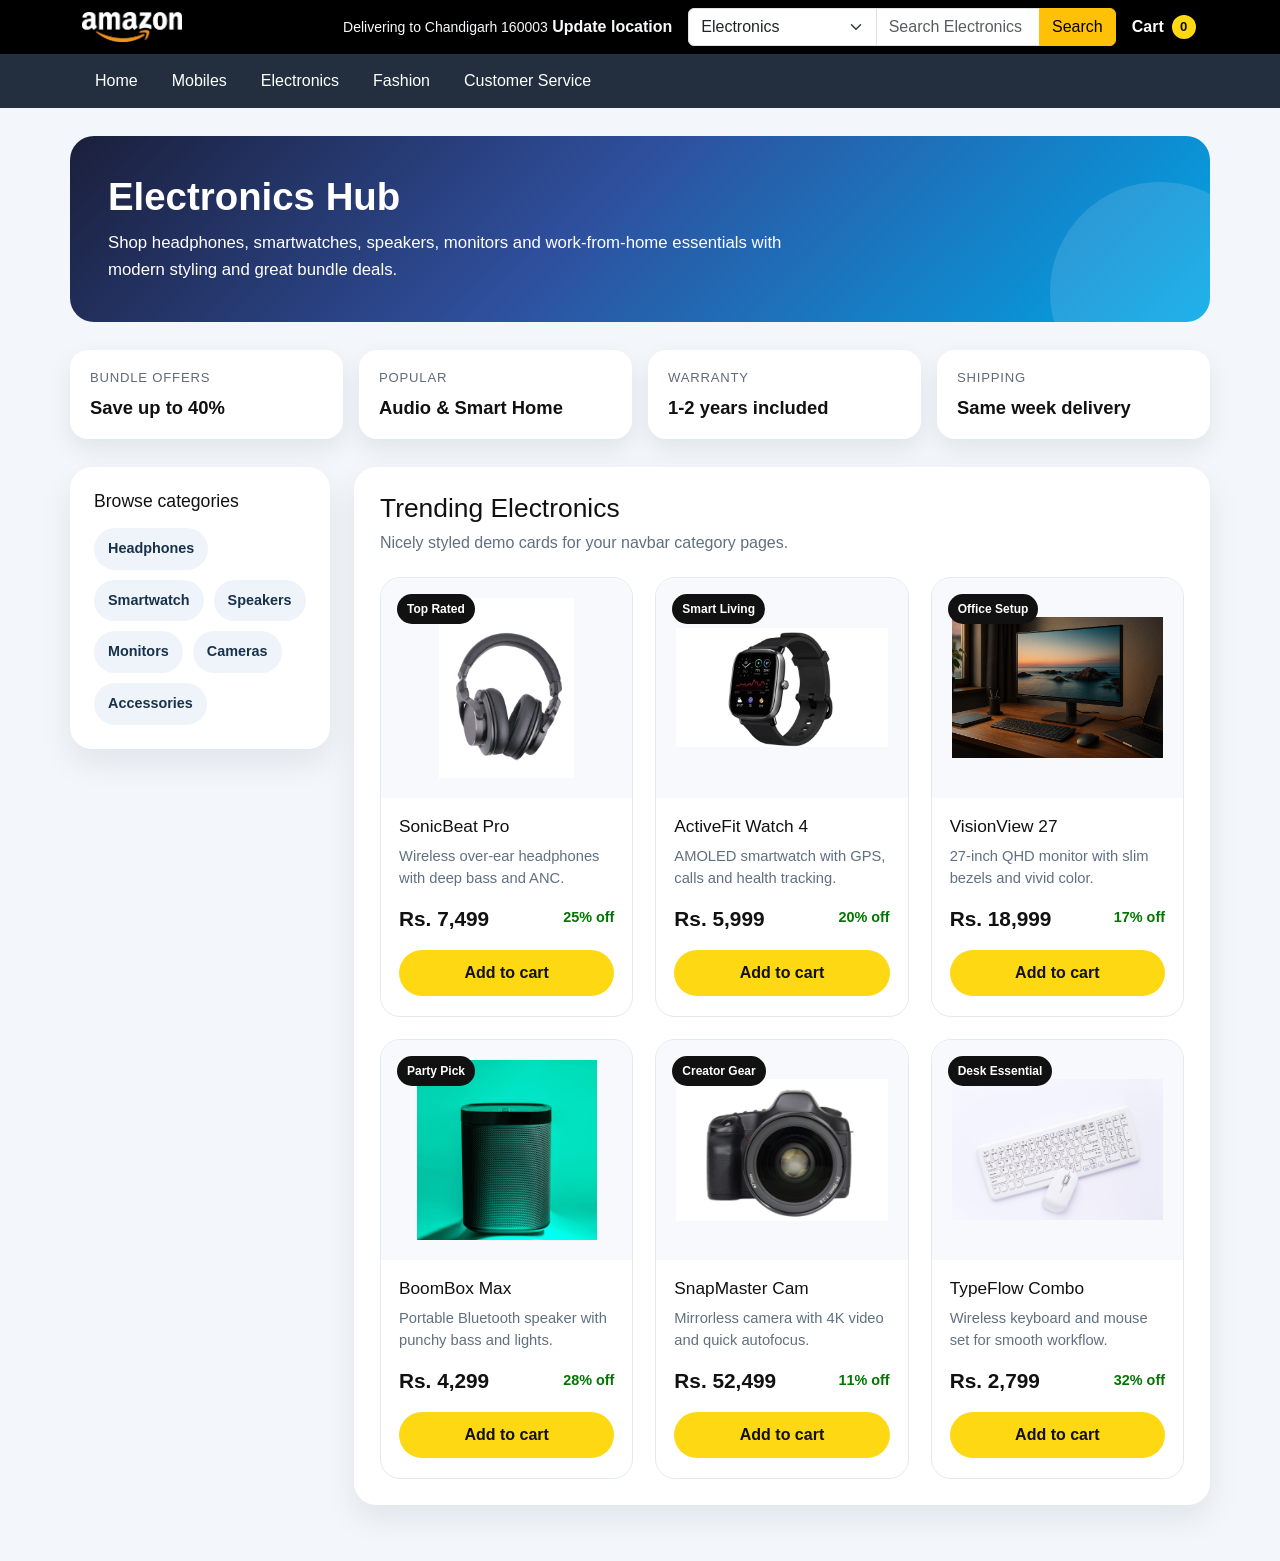
<file: pages/electronics.html>
<!DOCTYPE html>
<html lang="en">
<head>
    <meta charset="UTF-8">
    <meta name="viewport" content="width=device-width, initial-scale=1.0">
    <title>Electronics</title>
<script async src="https://www.googletagmanager.com/gtag/js?id=G-4RTDKKG5TC"></script>
<script>
window.dataLayer = window.dataLayer || [];
function gtag(){dataLayer.push(arguments);}
gtag('js', new Date());
gtag('config', 'G-4RTDKKG5TC');
</script>
    <link href="https://cdn.jsdelivr.net/npm/bootstrap@5.3.0/dist/css/bootstrap.min.css" rel="stylesheet">
    <link rel="stylesheet" href="../css/category.css">
    <link rel="stylesheet" href="../css/shop-flow.css">
</head>
<body>
    <header style="background-color: black;" class="text-white py-2">
        <div class="container d-flex align-items-center justify-content-between">
            <a href="../clone.html"><img src="../assets/images/Amazon.jpg" width="100" alt="Amazon"></a>
            <div class="d-flex align-items-center">
                <div class="text-light me-3">
                    <small>Delivering to Chandigarh 160003</small>
                    <strong> Update location</strong>
                </div>
                <div class="input-group w-50">
                    <select class="form-select">
                        <option>All</option>
                        <option>Mobiles</option>
                        <option selected>Electronics</option>
                        <option>Fashion</option>
                    </select>
                    <input type="text" class="form-control" placeholder="Search Electronics">
                    <button class="btn btn-warning">Search</button>
                </div>
                <a class="header-cart-link ms-3" href="../cart.html">Cart <span class="header-cart-count" data-cart-count>0</span></a>
            </div>
        </div>
    </header>

    <nav style="background-color: #232f3e;" class="py-2">
        <div class="container d-flex flex-wrap">
            <a href="../clone.html" class="btn btn-link text-white me-2">Home</a>
            <a href="mobiles.html" class="btn btn-link text-white me-2">Mobiles</a>
            <a href="electronics.html" class="btn btn-link text-white me-2">Electronics</a>
            <a href="fashion.html" class="btn btn-link text-white me-2">Fashion</a>
            <a href="customer-service.html" class="btn btn-link text-white me-2">Customer Service</a>
        </div>
    </nav>

    <main class="container category-shell">
        <section class="category-hero category-hero-electronics">
            <h1>Electronics Hub</h1>
            <p>Shop headphones, smartwatches, speakers, monitors and work-from-home essentials with modern styling and great bundle deals.</p>
        </section>

        <section class="category-strip">
            <div class="category-pill"><span class="label">Bundle Offers</span><span class="value">Save up to 40%</span></div>
            <div class="category-pill"><span class="label">Popular</span><span class="value">Audio &amp; Smart Home</span></div>
            <div class="category-pill"><span class="label">Warranty</span><span class="value">1-2 years included</span></div>
            <div class="category-pill"><span class="label">Shipping</span><span class="value">Same week delivery</span></div>
        </section>

        <section class="category-layout">
            <aside class="category-sidebar">
                <h3>Browse categories</h3>
                <div class="category-filter">
                    <span class="filter-chip">Headphones</span>
                    <span class="filter-chip">Smartwatch</span>
                    <span class="filter-chip">Speakers</span>
                    <span class="filter-chip">Monitors</span>
                    <span class="filter-chip">Cameras</span>
                    <span class="filter-chip">Accessories</span>
                </div>
            </aside>

            <div class="category-content">
                <div class="section-heading">
                    <div>
                        <h2>Trending Electronics</h2>
                        <p>Nicely styled demo cards for your navbar category pages.</p>
                    </div>
                </div>

                <div class="product-grid">
                    <article class="product-card">
                        <div class="product-media"><span class="product-badge">Top Rated</span><img class="product-image" src="../assets/images/electronics-1.jpeg" alt="SonicBeat Pro"></div>
                        <div class="product-body"><h3>SonicBeat Pro</h3><div class="product-meta">Wireless over-ear headphones with deep bass and ANC.</div><div class="product-price"><strong>Rs. 7,499</strong><span>25% off</span></div><button class="shop-button add-cart-btn" type="button" data-id="elec-sonicbeat-pro" data-name="SonicBeat Pro" data-category="Electronics" data-description="Wireless over-ear headphones with deep bass and ANC." data-price="7499" data-art-class="art-electronics-1" data-art-icon="🎧" data-badge="Top Rated">Add to cart</button></div>
                    </article>
                    <article class="product-card">
                        <div class="product-media"><span class="product-badge">Smart Living</span><img class="product-image" src="../assets/images/electronics-2.jpeg" alt="ActiveFit Watch 4"></div>
                        <div class="product-body"><h3>ActiveFit Watch 4</h3><div class="product-meta">AMOLED smartwatch with GPS, calls and health tracking.</div><div class="product-price"><strong>Rs. 5,999</strong><span>20% off</span></div><button class="shop-button add-cart-btn" type="button" data-id="elec-activefit-watch-4" data-name="ActiveFit Watch 4" data-category="Electronics" data-description="AMOLED smartwatch with GPS, calls and health tracking." data-price="5999" data-art-class="art-electronics-2" data-art-icon="⌚" data-badge="Smart Living">Add to cart</button></div>
                    </article>
                    <article class="product-card">
                        <div class="product-media"><span class="product-badge">Office Setup</span><img class="product-image" src="../assets/images/electronics-3.jpeg" alt="VisionView 27"></div>
                        <div class="product-body"><h3>VisionView 27</h3><div class="product-meta">27-inch QHD monitor with slim bezels and vivid color.</div><div class="product-price"><strong>Rs. 18,999</strong><span>17% off</span></div><button class="shop-button add-cart-btn" type="button" data-id="elec-visionview-27" data-name="VisionView 27" data-category="Electronics" data-description="27-inch QHD monitor with slim bezels and vivid color." data-price="18999" data-art-class="art-electronics-3" data-art-icon="🖥️" data-badge="Office Setup">Add to cart</button></div>
                    </article>
                    <article class="product-card">
                        <div class="product-media"><span class="product-badge">Party Pick</span><img class="product-image" src="../assets/images/electronics-4.jpeg" alt="BoomBox Max"></div>
                        <div class="product-body"><h3>BoomBox Max</h3><div class="product-meta">Portable Bluetooth speaker with punchy bass and lights.</div><div class="product-price"><strong>Rs. 4,299</strong><span>28% off</span></div><button class="shop-button add-cart-btn" type="button" data-id="elec-boombox-max" data-name="BoomBox Max" data-category="Electronics" data-description="Portable Bluetooth speaker with punchy bass and lights." data-price="4299" data-art-class="art-electronics-4" data-art-icon="🔊" data-badge="Party Pick">Add to cart</button></div>
                    </article>
                    <article class="product-card">
                        <div class="product-media"><span class="product-badge">Creator Gear</span><img class="product-image" src="../assets/images/electronics-5.jpeg" alt="SnapMaster Cam"></div>
                        <div class="product-body"><h3>SnapMaster Cam</h3><div class="product-meta">Mirrorless camera with 4K video and quick autofocus.</div><div class="product-price"><strong>Rs. 52,499</strong><span>11% off</span></div><button class="shop-button add-cart-btn" type="button" data-id="elec-snapmaster-cam" data-name="SnapMaster Cam" data-category="Electronics" data-description="Mirrorless camera with 4K video and quick autofocus." data-price="52499" data-art-class="art-electronics-5" data-art-icon="📷" data-badge="Creator Gear">Add to cart</button></div>
                    </article>
                    <article class="product-card">
                        <div class="product-media"><span class="product-badge">Desk Essential</span><img class="product-image" src="../assets/images/electronics-6.jpeg" alt="TypeFlow Combo"></div>
                        <div class="product-body"><h3>TypeFlow Combo</h3><div class="product-meta">Wireless keyboard and mouse set for smooth workflow.</div><div class="product-price"><strong>Rs. 2,799</strong><span>32% off</span></div><button class="shop-button add-cart-btn" type="button" data-id="elec-typeflow-combo" data-name="TypeFlow Combo" data-category="Electronics" data-description="Wireless keyboard and mouse set for smooth workflow." data-price="2799" data-art-class="art-electronics-6" data-art-icon="⌨️" data-badge="Desk Essential">Add to cart</button></div>
                    </article>
                </div>
            </div>
        </section>
    </main>

    <div id="cartToast" class="toast-cart"></div>
    <script src="../js/cart.js"></script>
</body>
</html>
</file>
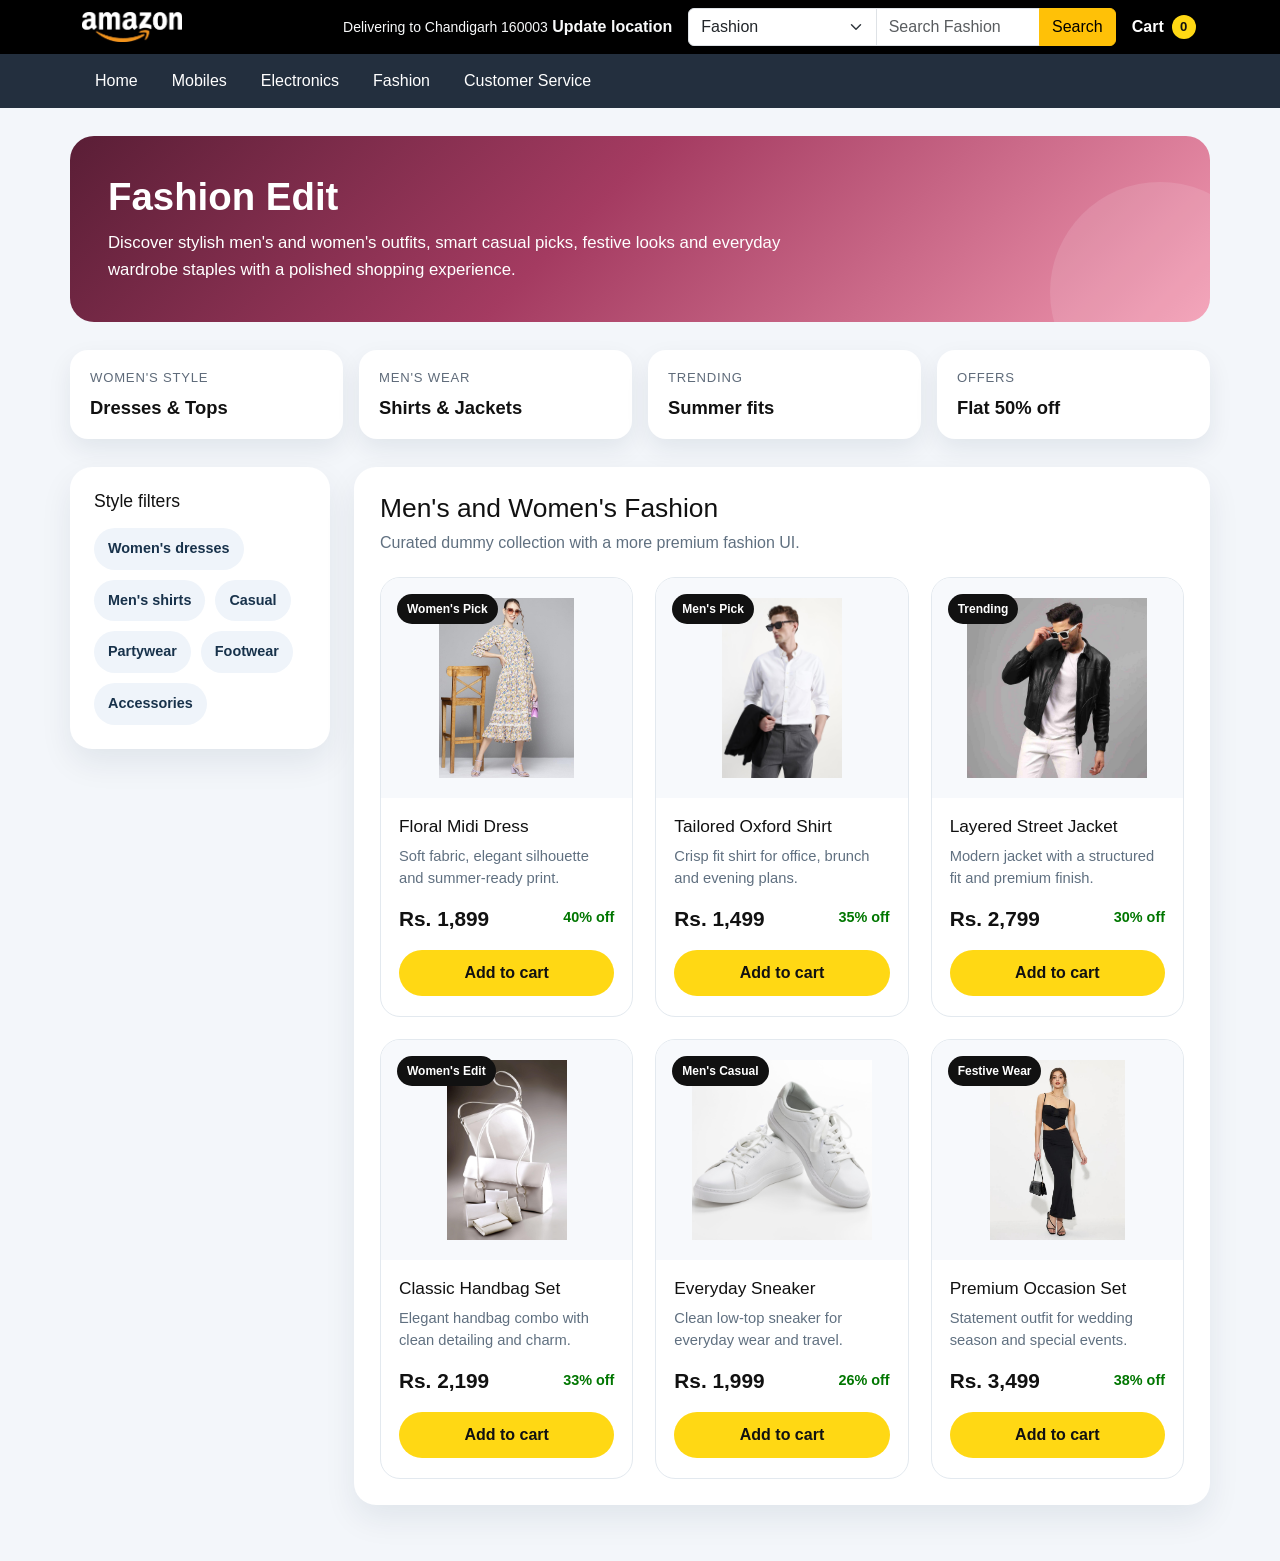
<file: pages/fashion.html>
<!DOCTYPE html>
<html lang="en">
<head>
    <meta charset="UTF-8">
    <meta name="viewport" content="width=device-width, initial-scale=1.0">
    <title>Fashion</title>
<script async src="https://www.googletagmanager.com/gtag/js?id=G-4RTDKKG5TC"></script>
<script>
window.dataLayer = window.dataLayer || [];
function gtag(){dataLayer.push(arguments);}
gtag('js', new Date());
gtag('config', 'G-4RTDKKG5TC');
</script>
    <link href="https://cdn.jsdelivr.net/npm/bootstrap@5.3.0/dist/css/bootstrap.min.css" rel="stylesheet">
    <link rel="stylesheet" href="../css/category.css">
    <link rel="stylesheet" href="../css/shop-flow.css">
</head>
<body>
    <header style="background-color: black;" class="text-white py-2">
        <div class="container d-flex align-items-center justify-content-between">
            <a href="../clone.html"><img src="../assets/images/Amazon.jpg" width="100" alt="Amazon"></a>
            <div class="d-flex align-items-center">
                <div class="text-light me-3">
                    <small>Delivering to Chandigarh 160003</small>
                    <strong> Update location</strong>
                </div>
                <div class="input-group w-50">
                    <select class="form-select">
                        <option>All</option>
                        <option>Mobiles</option>
                        <option>Electronics</option>
                        <option selected>Fashion</option>
                    </select>
                    <input type="text" class="form-control" placeholder="Search Fashion">
                    <button class="btn btn-warning">Search</button>
                </div>
                <a class="header-cart-link ms-3" href="../cart.html">Cart <span class="header-cart-count" data-cart-count>0</span></a>
            </div>
        </div>
    </header>

    <nav style="background-color: #232f3e;" class="py-2">
        <div class="container d-flex flex-wrap">
            <a href="../clone.html" class="btn btn-link text-white me-2">Home</a>
            <a href="mobiles.html" class="btn btn-link text-white me-2">Mobiles</a>
            <a href="electronics.html" class="btn btn-link text-white me-2">Electronics</a>
            <a href="fashion.html" class="btn btn-link text-white me-2">Fashion</a>
            <a href="customer-service.html" class="btn btn-link text-white me-2">Customer Service</a>
        </div>
    </nav>

    <main class="container category-shell">
        <section class="category-hero category-hero-fashion">
            <h1>Fashion Edit</h1>
            <p>Discover stylish men's and women's outfits, smart casual picks, festive looks and everyday wardrobe staples with a polished shopping experience.</p>
        </section>

        <section class="category-strip">
            <div class="category-pill"><span class="label">Women's Style</span><span class="value">Dresses &amp; Tops</span></div>
            <div class="category-pill"><span class="label">Men's Wear</span><span class="value">Shirts &amp; Jackets</span></div>
            <div class="category-pill"><span class="label">Trending</span><span class="value">Summer fits</span></div>
            <div class="category-pill"><span class="label">Offers</span><span class="value">Flat 50% off</span></div>
        </section>

        <section class="category-layout">
            <aside class="category-sidebar">
                <h3>Style filters</h3>
                <div class="category-filter">
                    <span class="filter-chip">Women's dresses</span>
                    <span class="filter-chip">Men's shirts</span>
                    <span class="filter-chip">Casual</span>
                    <span class="filter-chip">Partywear</span>
                    <span class="filter-chip">Footwear</span>
                    <span class="filter-chip">Accessories</span>
                </div>
            </aside>

            <div class="category-content">
                <div class="section-heading">
                    <div>
                        <h2>Men's and Women's Fashion</h2>
                        <p>Curated dummy collection with a more premium fashion UI.</p>
                    </div>
                </div>

                <div class="product-grid">
                    <article class="product-card">
                        <div class="product-media"><span class="product-badge">Women's Pick</span><img class="product-image" src="../assets/images/fashion-1.jpeg" alt="Floral Midi Dress"></div>
                        <div class="product-body"><h3>Floral Midi Dress</h3><div class="product-meta">Soft fabric, elegant silhouette and summer-ready print.</div><div class="product-price"><strong>Rs. 1,899</strong><span>40% off</span></div><button class="shop-button add-cart-btn" type="button" data-id="fashion-floral-midi-dress" data-name="Floral Midi Dress" data-category="Fashion" data-description="Soft fabric, elegant silhouette and summer-ready print." data-price="1899" data-art-class="art-fashion-1" data-art-icon="👗" data-badge="Women's Pick">Add to cart</button></div>
                    </article>
                    <article class="product-card">
                        <div class="product-media"><span class="product-badge">Men's Pick</span><img class="product-image" src="../assets/images/fashion-2.jpeg" alt="Tailored Oxford Shirt"></div>
                        <div class="product-body"><h3>Tailored Oxford Shirt</h3><div class="product-meta">Crisp fit shirt for office, brunch and evening plans.</div><div class="product-price"><strong>Rs. 1,499</strong><span>35% off</span></div><button class="shop-button add-cart-btn" type="button" data-id="fashion-tailored-oxford-shirt" data-name="Tailored Oxford Shirt" data-category="Fashion" data-description="Crisp fit shirt for office, brunch and evening plans." data-price="1499" data-art-class="art-fashion-2" data-art-icon="👔" data-badge="Men's Pick">Add to cart</button></div>
                    </article>
                    <article class="product-card">
                        <div class="product-media"><span class="product-badge">Trending</span><img class="product-image" src="../assets/images/fashion-3.jpeg" alt="Layered Street Jacket"></div>
                        <div class="product-body"><h3>Layered Street Jacket</h3><div class="product-meta">Modern jacket with a structured fit and premium finish.</div><div class="product-price"><strong>Rs. 2,799</strong><span>30% off</span></div><button class="shop-button add-cart-btn" type="button" data-id="fashion-layered-street-jacket" data-name="Layered Street Jacket" data-category="Fashion" data-description="Modern jacket with a structured fit and premium finish." data-price="2799" data-art-class="art-fashion-3" data-art-icon="🧥" data-badge="Trending">Add to cart</button></div>
                    </article>
                    <article class="product-card">
                        <div class="product-media"><span class="product-badge">Women's Edit</span><img class="product-image" src="../assets/images/fashion-4.jpeg" alt="Classic Handbag Set"></div>
                        <div class="product-body"><h3>Classic Handbag Set</h3><div class="product-meta">Elegant handbag combo with clean detailing and charm.</div><div class="product-price"><strong>Rs. 2,199</strong><span>33% off</span></div><button class="shop-button add-cart-btn" type="button" data-id="fashion-classic-handbag-set" data-name="Classic Handbag Set" data-category="Fashion" data-description="Elegant handbag combo with clean detailing and charm." data-price="2199" data-art-class="art-fashion-4" data-art-icon="👜" data-badge="Women's Edit">Add to cart</button></div>
                    </article>
                    <article class="product-card">
                        <div class="product-media"><span class="product-badge">Men's Casual</span><img class="product-image" src="../assets/images/fashion-5.jpeg" alt="Everyday Sneaker"></div>
                        <div class="product-body"><h3>Everyday Sneaker</h3><div class="product-meta">Clean low-top sneaker for everyday wear and travel.</div><div class="product-price"><strong>Rs. 1,999</strong><span>26% off</span></div><button class="shop-button add-cart-btn" type="button" data-id="fashion-everyday-sneaker" data-name="Everyday Sneaker" data-category="Fashion" data-description="Clean low-top sneaker for everyday wear and travel." data-price="1999" data-art-class="art-fashion-5" data-art-icon="👟" data-badge="Men's Casual">Add to cart</button></div>
                    </article>
                    <article class="product-card">
                        <div class="product-media"><span class="product-badge">Festive Wear</span><img class="product-image" src="../assets/images/fashion-6.jpeg" alt="Premium Occasion Set"></div>
                        <div class="product-body"><h3>Premium Occasion Set</h3><div class="product-meta">Statement outfit for wedding season and special events.</div><div class="product-price"><strong>Rs. 3,499</strong><span>38% off</span></div><button class="shop-button add-cart-btn" type="button" data-id="fashion-premium-occasion-set" data-name="Premium Occasion Set" data-category="Fashion" data-description="Statement outfit for wedding season and special events." data-price="3499" data-art-class="art-fashion-6" data-art-icon="✨" data-badge="Festive Wear">Add to cart</button></div>
                    </article>
                </div>
            </div>
        </section>
    </main>

    <div id="cartToast" class="toast-cart"></div>
    <script src="../js/cart.js"></script>
</body>
</html>
</file>
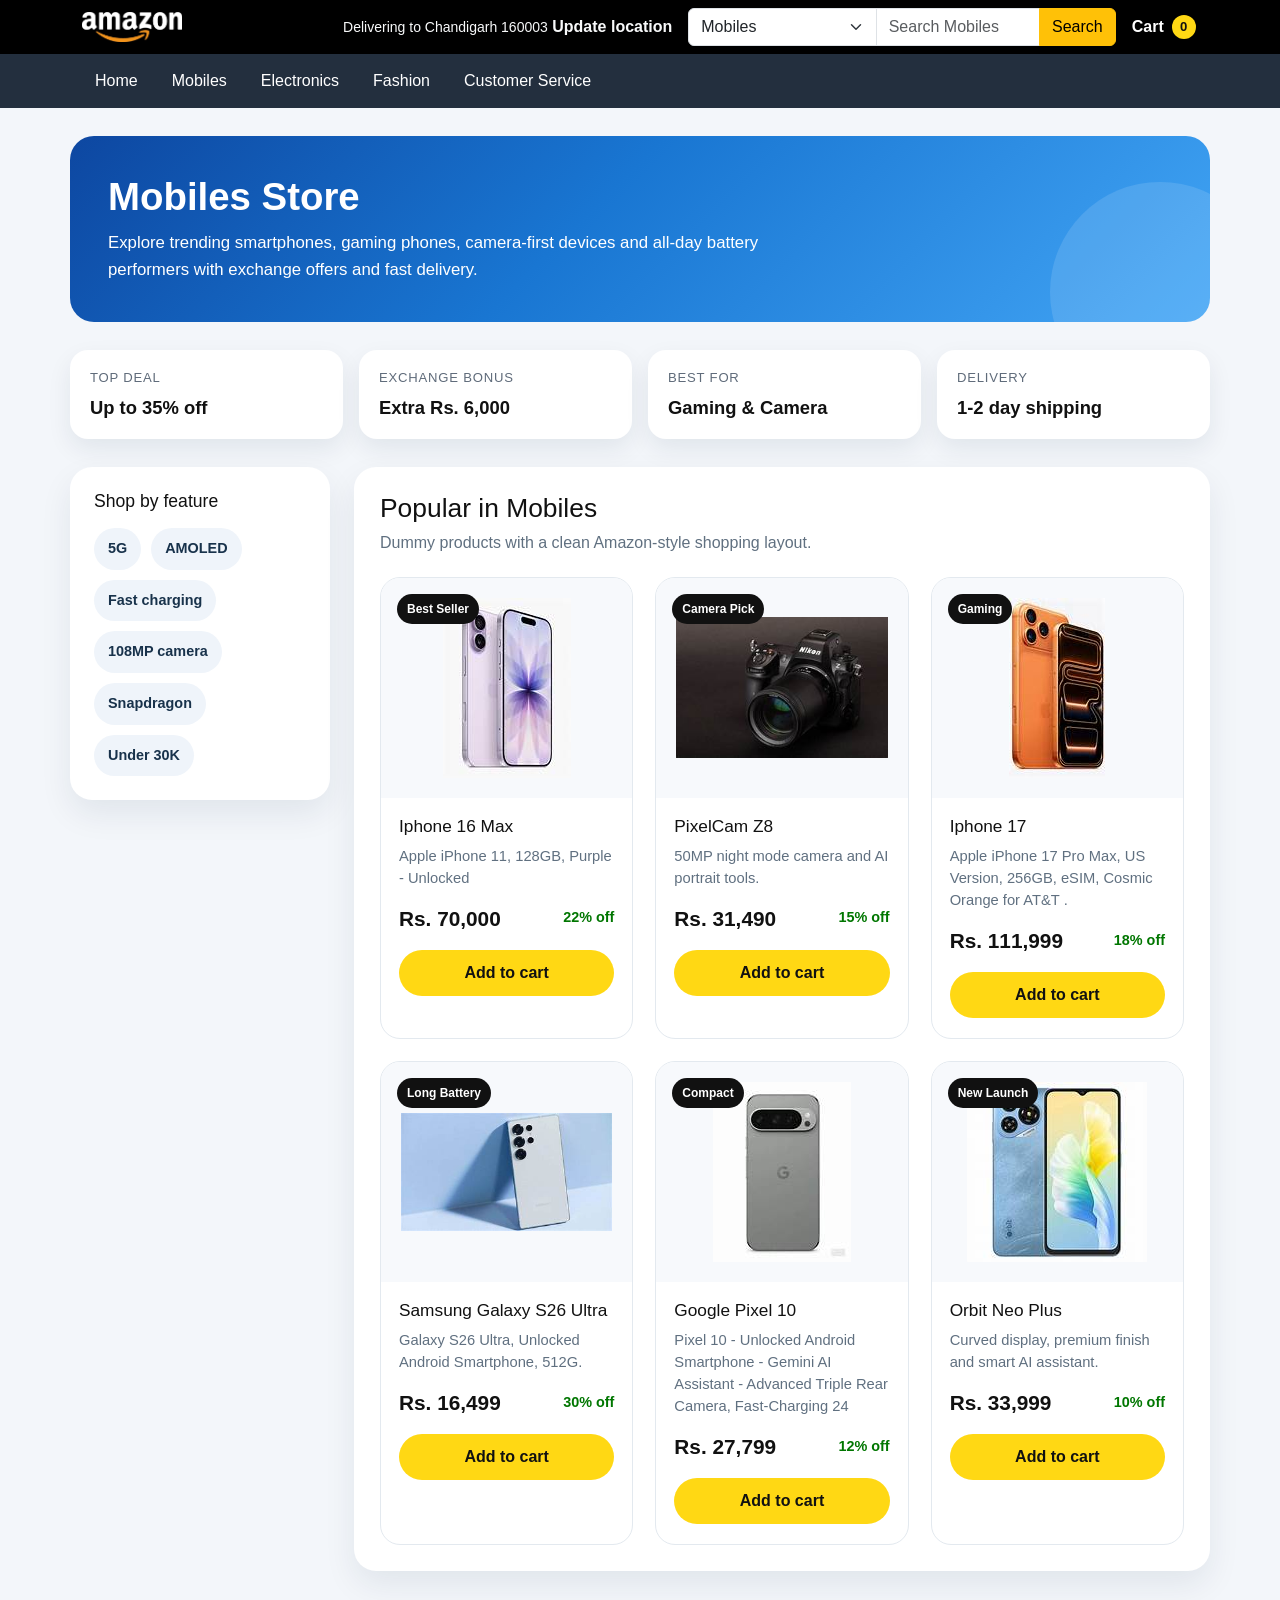
<file: pages/mobiles.html>
<!DOCTYPE html>
<html lang="en">
<head>
    <meta charset="UTF-8">
    <meta name="viewport" content="width=device-width, initial-scale=1.0">
    <title>Mobiles</title>
<script async src="https://www.googletagmanager.com/gtag/js?id=G-4RTDKKG5TC"></script>
<script>
window.dataLayer = window.dataLayer || [];
function gtag(){dataLayer.push(arguments);}
gtag('js', new Date());
gtag('config', 'G-4RTDKKG5TC');
</script>
    <link href="https://cdn.jsdelivr.net/npm/bootstrap@5.3.0/dist/css/bootstrap.min.css" rel="stylesheet">
    <link rel="stylesheet" href="../css/category.css">
    <link rel="stylesheet" href="../css/shop-flow.css">
</head>
<body>
    <header style="background-color: black;" class="text-white py-2">
        <div class="container d-flex align-items-center justify-content-between">
            <a href="../clone.html"><img src="../assets/images/Amazon.jpg" width="100" alt="Amazon"></a>
            <div class="d-flex align-items-center">
                <div class="text-light me-3">
                    <small>Delivering to Chandigarh 160003</small>
                    <strong> Update location</strong>
                </div>
                <div class="input-group w-50">
                    <select class="form-select">
                        <option>All</option>
                        <option selected>Mobiles</option>
                        <option>Electronics</option>
                        <option>Fashion</option>
                    </select>
                    <input type="text" class="form-control" placeholder="Search Mobiles">
                    <button class="btn btn-warning">Search</button>
                </div>
                <a class="header-cart-link ms-3" href="../cart.html">Cart <span class="header-cart-count" data-cart-count>0</span></a>
            </div>
        </div>
    </header>

    <nav style="background-color: #232f3e;" class="py-2">
        <div class="container d-flex flex-wrap">
            <a href="../clone.html" class="btn btn-link text-white me-2">Home</a>
            <a href="mobiles.html" class="btn btn-link text-white me-2">Mobiles</a>
            <a href="electronics.html" class="btn btn-link text-white me-2">Electronics</a>
            <a href="fashion.html" class="btn btn-link text-white me-2">Fashion</a>
            <a href="customer-service.html" class="btn btn-link text-white me-2">Customer Service</a>
        </div>
    </nav>

    <main class="container category-shell">
        <section class="category-hero category-hero-mobile">
            <h1>Mobiles Store</h1>
            <p>Explore trending smartphones, gaming phones, camera-first devices and all-day battery performers with exchange offers and fast delivery.</p>
        </section>

        <section class="category-strip">
            <div class="category-pill"><span class="label">Top Deal</span><span class="value">Up to 35% off</span></div>
            <div class="category-pill"><span class="label">Exchange Bonus</span><span class="value">Extra Rs. 6,000</span></div>
            <div class="category-pill"><span class="label">Best For</span><span class="value">Gaming &amp; Camera</span></div>
            <div class="category-pill"><span class="label">Delivery</span><span class="value">1-2 day shipping</span></div>
        </section>

        <section class="category-layout">
            <aside class="category-sidebar">
                <h3>Shop by feature</h3>
                <div class="category-filter">
                    <span class="filter-chip">5G</span>
                    <span class="filter-chip">AMOLED</span>
                    <span class="filter-chip">Fast charging</span>
                    <span class="filter-chip">108MP camera</span>
                    <span class="filter-chip">Snapdragon</span>
                    <span class="filter-chip">Under 30K</span>
                </div>
            </aside>

            <div class="category-content">
                <div class="section-heading">
                    <div>
                        <h2>Popular in Mobiles</h2>
                        <p>Dummy products with a clean Amazon-style shopping layout.</p>
                    </div>
                </div>

                <div class="product-grid">
                    <article class="product-card">
                        <div class="product-media"><span class="product-badge">Best Seller</span><img class="product-image" src="../assets/images/mobile-1.jpeg" alt="Nova X Pro 5G"></div>
                        <div class="product-body"><h3>Iphone 16 Max</h3><div class="product-meta">Apple iPhone 11, 128GB, Purple - Unlocked </div><div class="product-price"><strong>Rs. 70,000</strong><span>22% off</span></div><button class="shop-button add-cart-btn" type="button" data-id="mobile-nova-x-pro" data-name="Nova X Pro 5G" data-category="Mobiles" data-description="6.7-inch AMOLED, 120Hz display, 256GB storage." data-price="24999" data-art-class="art-mobile-1" data-art-icon="📱" data-badge="Best Seller">Add to cart</button></div>
                    </article>
                    <article class="product-card">
                        <div class="product-media"><span class="product-badge">Camera Pick</span><img class="product-image" src="../assets/images/mobile-2.jpeg" alt="PixelCam Z8"></div>
                        <div class="product-body"><h3>PixelCam Z8</h3><div class="product-meta">50MP night mode camera and AI portrait tools.</div><div class="product-price"><strong>Rs. 31,490</strong><span>15% off</span></div><button class="shop-button add-cart-btn" type="button" data-id="mobile-pixelcam-z8" data-name="PixelCam Z8" data-category="Mobiles" data-description="50MP night mode camera and AI portrait tools." data-price="31490" data-art-class="art-mobile-2" data-art-icon="📸" data-badge="Camera Pick">Add to cart</button></div>
                    </article>
                    <article class="product-card">
                        <div class="product-media"><span class="product-badge">Gaming</span><img class="product-image" src="../assets/images/mobile-3.jpeg" alt="TurboPlay G7"></div>
                        <div class="product-body"><h3>Iphone 17</h3><div class="product-meta">Apple iPhone 17 Pro Max, US Version, 256GB, eSIM, Cosmic Orange for AT&T .</div><div class="product-price"><strong>Rs. 111,999</strong><span>18% off</span></div><button class="shop-button add-cart-btn" type="button" data-id="mobile-turboplay-g7" data-name="TurboPlay G7" data-category="Mobiles" data-description="Gaming trigger mode, vapor cooling and stereo sound." data-price="28999" data-art-class="art-mobile-3" data-art-icon="🎮" data-badge="Gaming">Add to cart</button></div>
                    </article>
                    <article class="product-card">
                        <div class="product-media"><span class="product-badge">Long Battery</span><img class="product-image" src="../assets/images/mobile-4.jpeg" alt="PowerMax Lite"></div>
                        <div class="product-body"><h3>Samsung Galaxy S26 Ultra </h3><div class="product-meta">Galaxy S26 Ultra, Unlocked Android Smartphone, 512G.</div><div class="product-price"><strong>Rs. 16,499</strong><span>30% off</span></div><button class="shop-button add-cart-btn" type="button" data-id="mobile-powermax-lite" data-name="PowerMax Lite" data-category="Mobiles" data-description="6000mAh battery with 67W fast charging support." data-price="16499" data-art-class="art-mobile-4" data-art-icon="🔋" data-badge="Long Battery">Add to cart</button></div>
                    </article>
                    <article class="product-card">
                        <div class="product-media"><span class="product-badge">Compact</span><img class="product-image" src="../assets/images/mobile-5.jpeg" alt="Mini Edge 6"></div>
                        <div class="product-body"><h3>Google Pixel 10</h3><div class="product-meta">Pixel 10 - Unlocked Android Smartphone - Gemini AI Assistant - Advanced Triple Rear Camera, Fast-Charging 24</div><div class="product-price"><strong>Rs. 27,799</strong><span>12% off</span></div><button class="shop-button add-cart-btn" type="button" data-id="mobile-mini-edge-6" data-name="Mini Edge 6" data-category="Mobiles" data-description="Small form factor with flagship-grade speed." data-price="27799" data-art-class="art-mobile-5" data-art-icon="✨" data-badge="Compact">Add to cart</button></div>
                    </article>
                    <article class="product-card">
                        <div class="product-media"><span class="product-badge">New Launch</span><img class="product-image" src="../assets/images/mobile-6.jpeg" alt="Orbit Neo Plus"></div>
                        <div class="product-body"><h3>Orbit Neo Plus</h3><div class="product-meta">Curved display, premium finish and smart AI assistant.</div><div class="product-price"><strong>Rs. 33,999</strong><span>10% off</span></div><button class="shop-button add-cart-btn" type="button" data-id="mobile-orbit-neo-plus" data-name="Orbit Neo Plus" data-category="Mobiles" data-description="Curved display, premium finish and smart AI assistant." data-price="33999" data-art-class="art-mobile-6" data-art-icon="🚀" data-badge="New Launch">Add to cart</button></div>
                    </article>
                </div>
            </div>
        </section>
    </main>

    <div id="cartToast" class="toast-cart"></div>
    <script src="../js/cart.js"></script>
</body>
</html>
</file>
<file: style.css>
* {
    box-sizing: border-box;
}

body {
    margin: 0;
    min-height: 100vh;
    font-family: Arial, sans-serif;
    background: #fff;
    color: #0f1111;
}

a {
    color: #0066c0;
    text-decoration: none;
}

a:hover {
    text-decoration: underline;
}

.auth-page {
    min-height: 100vh;
    display: flex;
    flex-direction: column;
}

.auth-main {
    flex: 1;
    display: flex;
    flex-direction: column;
    align-items: center;
    padding: 14px 16px 48px;
}

.auth-logo {
    margin: 4px 0 18px;
}

.auth-logo img {
    width: 120px;
    display: block;
}

.auth-card {
    width: 100%;
    max-width: 440px;
    border: 1px solid #d5d9d9;
    border-radius: 8px;
    padding: 28px 34px 26px;
    background: #fff;
}

.auth-card h1 {
    margin: 0 0 18px;
    font-size: 40px;
    font-weight: 400;
    line-height: 1.1;
}

.auth-label {
    display: block;
    margin-bottom: 8px;
    font-size: 15px;
    font-weight: 700;
}

.auth-input {
    width: 100%;
    height: 46px;
    border: 1px solid #888c8c;
    border-radius: 4px;
    padding: 0 12px;
    font-size: 16px;
    outline: none;
    box-shadow: 0 1px 2px rgba(15, 17, 17, 0.15) inset;
}

.auth-input:focus {
    border-color: #007185;
    box-shadow: 0 0 0 3px rgba(0, 113, 133, 0.2);
}

.auth-button {
    width: 100%;
    height: 42px;
    margin-top: 16px;
    border: 0;
    border-radius: 999px;
    background: #ffd814;
    color: #0f1111;
    font-size: 16px;
    cursor: pointer;
}

.auth-button:hover {
    background: #f7ca00;
}

.auth-copy {
    margin: 18px 0 0;
    font-size: 14px;
    line-height: 1.45;
}

.auth-divider {
    height: 1px;
    background: #d5d9d9;
    margin: 22px 0 18px;
}

.auth-subheading {
    margin: 0 0 10px;
    font-size: 15px;
    font-weight: 700;
}

.auth-business {
    font-size: 14px;
}

.auth-row {
    display: flex;
    align-items: center;
    justify-content: space-between;
    gap: 12px;
    margin-bottom: 8px;
}

.auth-email-line {
    margin-bottom: 14px;
    font-size: 15px;
}

.auth-email-line span {
    word-break: break-word;
}

.auth-password-header {
    display: flex;
    align-items: center;
    justify-content: space-between;
    gap: 12px;
    margin-bottom: 8px;
}

.auth-password-header .auth-label {
    margin-bottom: 0;
}

.auth-footer {
    border-top: 1px solid #e3e6e6;
    box-shadow: inset 0 10px 22px -20px rgba(0, 0, 0, 0.45);
    text-align: center;
    padding: 26px 16px 42px;
}

.auth-footer-links {
    display: flex;
    justify-content: center;
    flex-wrap: wrap;
    gap: 30px;
    margin-bottom: 16px;
    font-size: 14px;
}

.auth-footer-copy {
    font-size: 14px;
    color: #555;
}

.auth-error {
    display: none;
    margin-top: 12px;
    color: #b12704;
    font-size: 14px;
}

.auth-note {
    margin-top: 4px;
    color: #565959;
    font-size: 13px;
}

@media (max-width: 480px) {
    .auth-card {
        padding: 24px 20px;
    }

    .auth-card h1 {
        font-size: 34px;
    }
}
</file>
<file: css/shop-flow.css>
body {
    margin: 0;
    font-family: Arial, sans-serif;
    background: #f3f6fa;
    color: #111;
}

.btn-link {
    text-decoration: none !important;
}

.btn-link:hover {
    color: #ffc107 !important;
    transform: translateY(-1px);
}

.header-cart-link {
    color: #fff;
    text-decoration: none;
    display: inline-flex;
    align-items: center;
    gap: 8px;
    font-weight: 700;
}

.header-cart-count {
    min-width: 24px;
    height: 24px;
    padding: 0 6px;
    border-radius: 999px;
    background: #ffd814;
    color: #111;
    display: inline-flex;
    align-items: center;
    justify-content: center;
    font-size: 0.82rem;
}

.shop-shell {
    padding: 28px 0 56px;
}

.shop-panel,
.summary-panel,
.success-panel {
    background: #fff;
    border-radius: 22px;
    box-shadow: 0 14px 32px rgba(18, 38, 63, 0.08);
}

.shop-layout {
    display: grid;
    grid-template-columns: minmax(0, 1fr) 360px;
    gap: 24px;
}

.shop-panel {
    padding: 26px;
}

.summary-panel {
    padding: 24px;
    align-self: start;
}

.page-title {
    margin: 0 0 10px;
    font-size: 2rem;
}

.page-subtitle {
    margin: 0 0 22px;
    color: #607080;
}

.cart-item {
    display: grid;
    grid-template-columns: 120px minmax(0, 1fr) auto;
    gap: 20px;
    align-items: center;
    padding: 18px 0;
    border-bottom: 1px solid #e5ebf1;
}

.cart-item:last-child {
    border-bottom: 0;
}

.cart-art {
    width: 120px;
    height: 120px;
    border-radius: 24px;
    display: flex;
    align-items: center;
    justify-content: center;
    color: #fff;
    font-size: 2.8rem;
}

.cart-item h3 {
    margin: 0 0 8px;
    font-size: 1.15rem;
}

.cart-item p {
    margin: 0 0 12px;
    color: #607080;
    line-height: 1.5;
}

.cart-meta {
    display: flex;
    align-items: center;
    gap: 14px;
    flex-wrap: wrap;
}

.qty-control {
    display: inline-flex;
    align-items: center;
    border: 1px solid #d4dce4;
    border-radius: 999px;
    overflow: hidden;
}

.qty-control button {
    width: 34px;
    height: 34px;
    border: 0;
    background: #eff4fa;
    font-size: 1.1rem;
    cursor: pointer;
}

.qty-control span {
    min-width: 36px;
    text-align: center;
    font-weight: 700;
}

.remove-btn {
    border: 0;
    background: transparent;
    color: #0066c0;
    padding: 0;
    cursor: pointer;
    font-size: 0.95rem;
}

.item-price {
    font-size: 1.25rem;
    font-weight: 700;
    white-space: nowrap;
}

.summary-panel h2 {
    margin: 0 0 20px;
    font-size: 1.4rem;
}

.summary-row {
    display: flex;
    justify-content: space-between;
    gap: 12px;
    margin-bottom: 12px;
    color: #415164;
}

.summary-total {
    padding-top: 14px;
    margin-top: 16px;
    border-top: 1px solid #e5ebf1;
    font-size: 1.2rem;
    font-weight: 700;
    color: #111;
}

.primary-button,
.secondary-button {
    width: 100%;
    display: inline-block;
    text-align: center;
    border-radius: 999px;
    padding: 13px 18px;
    text-decoration: none;
    font-weight: 700;
    border: 0;
    cursor: pointer;
}

.primary-button {
    background: #ffd814;
    color: #111;
}

.primary-button:hover {
    background: #f7ca00;
    color: #111;
}

.secondary-button {
    margin-top: 10px;
    background: #eff4fa;
    color: #18324b;
}

.secondary-button:hover {
    background: #dbe6f2;
    color: #18324b;
}

.empty-state {
    padding: 44px 20px;
    text-align: center;
}

.empty-state h2 {
    margin-bottom: 10px;
}

.checkout-form {
    display: grid;
    gap: 18px;
}

.form-grid {
    display: grid;
    grid-template-columns: repeat(2, minmax(0, 1fr));
    gap: 16px;
}

.form-field label {
    display: block;
    margin-bottom: 8px;
    font-weight: 700;
    font-size: 0.95rem;
}

.form-field input,
.form-field textarea,
.payment-option {
    width: 100%;
    border: 1px solid #cfd8e3;
    border-radius: 12px;
    padding: 12px 14px;
    font-size: 1rem;
    outline: none;
}

.form-field textarea {
    min-height: 96px;
    resize: vertical;
}

.form-field.full-width {
    grid-column: 1 / -1;
}

.payment-section h3 {
    margin: 10px 0 12px;
    font-size: 1.05rem;
}

.payment-option {
    display: flex;
    align-items: center;
    gap: 10px;
    background: #fff8e1;
}

.payment-option input {
    width: auto;
}

.success-shell {
    min-height: calc(100vh - 110px);
    display: flex;
    align-items: center;
    justify-content: center;
    padding: 40px 16px;
}

.success-panel {
    max-width: 720px;
    width: 100%;
    padding: 34px;
    text-align: center;
}

.success-badge {
    width: 88px;
    height: 88px;
    margin: 0 auto 20px;
    border-radius: 50%;
    background: #1f9d55;
    color: #fff;
    display: flex;
    align-items: center;
    justify-content: center;
    font-size: 2.4rem;
    font-weight: 700;
}

.success-panel h1 {
    margin: 0 0 12px;
    font-size: 2rem;
}

.success-panel p {
    color: #5e6a78;
    font-size: 1rem;
    line-height: 1.6;
}

.order-box {
    margin: 24px 0;
    text-align: left;
    background: #f7f9fc;
    border-radius: 18px;
    padding: 20px;
}

.order-box h3 {
    margin-top: 0;
}

.toast-cart {
    position: fixed;
    right: 18px;
    bottom: 18px;
    background: #111827;
    color: #fff;
    padding: 14px 18px;
    border-radius: 14px;
    box-shadow: 0 18px 36px rgba(0, 0, 0, 0.18);
    opacity: 0;
    transform: translateY(10px);
    pointer-events: none;
    transition: 0.2s ease;
    z-index: 9999;
}

.toast-cart.show {
    opacity: 1;
    transform: translateY(0);
}

@media (max-width: 991px) {
    .shop-layout {
        grid-template-columns: 1fr;
    }
}

@media (max-width: 767px) {
    .cart-item {
        grid-template-columns: 1fr;
    }

    .form-grid {
        grid-template-columns: 1fr;
    }
}
</file>
<file: css/clone.css>
body {
    background-color: lightblue;
}

.btn-link {
    text-decoration: none !important;
}

.btn-link:hover {
    color: #ffc107 !important;
    transform: translateY(-1px);
}

.card-img-top {
    transition: transform 0.3s ease-in-out;
}

.card-img-top:hover {
    transform: scale(1.1);
}

.carousel img {
    border-radius: 10px;
    object-fit: cover;
}

.section-card {
    background-color: #fff;
    border-radius: 8px;
    padding: 16px;
    height: 100%;
    border: 2px solid black;
}

.section-card h5 {
    font-size: 1.1rem;
    font-weight: 700;
    margin-bottom: 12px;
}

.section-card .sub-img-wrapper {
    display: grid;
    grid-template-columns: 1fr 1fr;
    gap: 8px;
    margin-bottom: 10px;
}

.section-card .sub-img-wrapper img {
    width: 100%;
    height: 120px;
    object-fit: cover;
    border-radius: 4px;
}

.section-card .sub-img-wrapper .label {
    font-size: 0.78rem;
    color: #111;
    margin-top: 4px;
}

.section-card .main-img-wrapper img {
    width: 100%;
    height: 260px;
    object-fit: cover;
    border-radius: 6px;
    margin-bottom: 10px;
}

.section-card .main-img-wrapper .label {
    font-size: 0.78rem;
    color: #111;
    margin-top: 4px;
}

.section-card .shop-link {
    color: #007185;
    font-size: 0.85rem;
    text-decoration: none;
    display: inline-block;
    margin-top: 6px;
}

.section-card .shop-link:hover {
    color: #c7511f;
    text-decoration: underline;
}

.sub-item {
    display: inline-block;
    width: 48%;
}

.footer-signin-section {
    background-color: #fff;
    text-align: center;
    padding: 30px 0 20px;
}

.footer-signin-section h5 {
    font-size: 1.1rem;
    font-weight: 600;
    margin-bottom: 14px;
}

.footer-signin-section .btn-signin {
    background-color: #f0c14b;
    border: 1px solid #a88734;
    color: #111;
    border-radius: 20px;
    padding: 8px 80px;
    font-size: 0.9rem;
    text-decoration: none;
    display: inline-block;
    margin-bottom: 10px;
}

.footer-signin-section .btn-signin:hover {
    background-color: #ddb347;
}

.footer-signin-section p {
    font-size: 0.82rem;
    color: #555;
}

.footer-signin-section a {
    color: #007185;
    text-decoration: none;
}

.footer-back-to-top {
    background-color: #37475a;
    color: #fff;
    text-align: center;
    padding: 14px 0;
    font-size: 0.85rem;
    cursor: pointer;
}

.footer-back-to-top:hover {
    background-color: #485769;
}

.footer-links-section {
    background-color: #232f3e;
    color: #ddd;
    padding: 36px 0 20px;
}

.footer-links-section h6 {
    color: #fff;
    font-weight: 700;
    font-size: 0.92rem;
    margin-bottom: 12px;
}

.footer-links-section ul {
    list-style: none;
    padding: 0;
    margin: 0;
}

.footer-links-section ul li {
    margin-bottom: 8px;
}

.footer-links-section ul li a {
    color: #ddd;
    text-decoration: none;
    font-size: 0.82rem;
}

.footer-links-section ul li a:hover {
    text-decoration: underline;
    color: #fff;
}

.footer-bottom {
    background-color: #232f3e;
    border-top: 1px solid #3a4a5c;
    padding: 18px 0;
    text-align: center;
}

.footer-bottom img {
    height: 32px;
    margin-right: 20px;
}

.footer-bottom select {
    background-color: #232f3e;
    color: #ddd;
    border: 1px solid #596778;
    border-radius: 4px;
    padding: 5px 10px;
    font-size: 0.8rem;
    margin: 0 6px;
}

.footer-bottom .footer-flag-btn {
    background-color: #232f3e;
    color: #ddd;
    border: 1px solid #596778;
    border-radius: 4px;
    padding: 5px 12px;
    font-size: 0.8rem;
    margin: 0 6px;
    cursor: pointer;
}

.book-row {
    background: #fff;
    padding: 15px;
    border: 2px solid black;
    overflow-x: auto;
    white-space: nowrap;
}

.book-row img {
    height: 180px;
    margin-right: 10px;
    border-radius: 4px;
}
</file>
<file: css/customer-service.css>
body {
    margin: 0;
    font-family: Arial, sans-serif;
    background: #fff;
    color: #111;
}

.btn-link {
    text-decoration: none !important;
    box-shadow: none !important;
}

.btn-link:hover,
.btn-link:focus,
nav a,
nav a:hover,
nav a:focus {
    text-decoration: none !important;
}

.cs-tabs {
    background: #0f7c8f;
    border-bottom: 1px solid rgba(0, 0, 0, 0.1);
    box-shadow: inset 0 -1px 0 rgba(255, 255, 255, 0.08);
}

.cs-tabs-inner {
    display: flex;
    align-items: center;
    gap: 30px;
    min-height: 74px;
}

.cs-tab-brand {
    color: #fff;
    font-size: 18px;
    font-weight: 700;
    padding: 22px 30px 22px 0;
    border-right: 1px solid rgba(255, 255, 255, 0.35);
}

.cs-tab-link {
    color: #fff;
    font-size: 16px;
    font-weight: 700;
    text-decoration: none;
    padding-top: 4px;
}

.cs-tab-link.active {
    text-decoration: underline;
    text-underline-offset: 8px;
}

.hero {
    background: #0f7c8f;
    color: white;
    padding: 56px 0 48px;
}

.hero-inner h1 {
    font-size: 36px;
    font-weight: 500;
    margin: 0 0 18px;
}

.hero-inner > p {
    font-size: 25px;
    line-height: 1.35;
    margin: 0 0 36px;
    max-width: 920px;
}

.grid {
    display: grid;
    grid-template-columns: repeat(3, minmax(0, 1fr));
    gap: 30px;
}

.box {
    min-height: 116px;
    background: #fff;
    border-radius: 6px;
    display: flex;
    align-items: center;
    gap: 20px;
    padding: 18px 26px;
    color: #111;
    box-shadow: 0 0 0 1px rgba(17, 17, 17, 0.08);
}

.box span {
    font-size: 20px;
    line-height: 1.25;
}

.box-icon {
    flex: 0 0 70px;
    height: 70px;
    width: 70px;
    border-radius: 50%;
    display: inline-flex;
    align-items: center;
    justify-content: center;
    color: #0f7c8f;
    background: transparent;
    font-size: 44px;
}

.box-icon.soft {
    background: #cfe9ea;
}

.box-icon.media {
    border: 4px solid #ff9900;
    color: #ff9900;
    font-size: 34px;
}

.box-icon.prime {
    border-radius: 0;
    background: transparent;
    color: #2093d5;
    font-size: 28px;
    font-weight: 700;
    text-transform: lowercase;
}

.box-icon.muted {
    color: #c6c7cb;
}

.box-icon.warm {
    color: #ff9900;
}

.box-icon.outline {
    border: 4px solid #0f8ca5;
    color: #0f8ca5;
    font-size: 36px;
}

.box-icon.suspicious {
    color: #000;
}

.shopping-strip {
    background: #fff;
    border-radius: 8px;
    margin-top: 44px;
    display: grid;
    grid-template-columns: 1.1fr 1fr 1fr 1fr 1.35fr;
    overflow: hidden;
}

.shopping-item {
    padding: 20px 22px;
    min-height: 122px;
    border-right: 1px solid #ddd;
}

.shopping-item:last-child {
    border-right: 0;
}

.shopping-item h3,
.shopping-item h4 {
    margin: 0 0 8px;
    font-weight: 700;
    color: #7a7700;
}

.shopping-item-featured h3 {
    color: #111;
}

.shopping-item p,
.shopping-item a {
    margin: 0;
    color: #4c4f55;
    font-size: 17px;
    line-height: 1.3;
    text-decoration: none;
}

.shopping-item-featured a {
    color: #7a7700;
    font-weight: 700;
}

.shopping-item-membership {
    display: flex;
    align-items: center;
    gap: 16px;
}

.membership-icon {
    flex: 0 0 72px;
    height: 72px;
    width: 72px;
    border-radius: 14px;
    background: #d9ff36;
    display: inline-flex;
    align-items: center;
    justify-content: center;
    color: #846400;
    font-size: 34px;
}

.help-library {
    background: #fff;
    padding: 54px 0 60px;
}

.help-library h2 {
    font-size: 32px;
    font-weight: 700;
    margin: 0 0 20px;
}

.help-search {
    border: 1px solid #a5adb5;
    border-radius: 12px;
    display: flex;
    align-items: center;
    gap: 12px;
    padding: 10px 14px;
    margin-bottom: 34px;
}

.help-search i {
    font-size: 24px;
    color: #111;
}

.help-search input {
    border: 0;
    outline: 0;
    width: 100%;
    font-size: 18px;
    color: #111;
}

.topics-layout {
    display: grid;
    grid-template-columns: 290px minmax(0, 1fr);
    gap: 32px;
    align-items: start;
}

.topics-sidebar {
    display: flex;
    flex-direction: column;
    gap: 8px;
}

.topic-nav-item {
    color: #111;
    text-decoration: none;
    font-size: 18px;
    font-weight: 700;
    line-height: 1.25;
    padding: 14px 20px;
    border-radius: 6px;
}

.topic-nav-item.active {
    background: #0f8ca5;
    color: #fff;
}

.topics-grid {
    display: grid;
    grid-template-columns: repeat(2, minmax(0, 1fr));
    gap: 26px 24px;
}

.topic-card {
    border: 1px solid #d6d9dd;
    border-radius: 8px;
    padding: 18px 24px;
    min-height: 96px;
}

.topic-card h3 {
    margin: 0 0 10px;
    font-size: 20px;
    font-weight: 500;
    color: #111;
}

.topic-card p {
    margin: 0;
    color: #5e6a78;
    font-size: 15px;
    line-height: 1.5;
}

.footer-signin-section {
    background-color: #fff;
    text-align: center;
    padding: 30px 0 20px;
}

.footer-signin-section h5 {
    font-size: 1.1rem;
    font-weight: 600;
    margin-bottom: 14px;
}

.footer-signin-section .btn-signin {
    background-color: #f0c14b;
    border: 1px solid #a88734;
    color: #111;
    border-radius: 20px;
    padding: 8px 80px;
    font-size: 0.9rem;
    text-decoration: none;
    display: inline-block;
    margin-bottom: 10px;
}

.footer-signin-section .btn-signin:hover {
    background-color: #ddb347;
}

.footer-signin-section p {
    font-size: 0.82rem;
    color: #555;
}

.footer-signin-section a {
    color: #007185;
    text-decoration: none;
}

.footer-back-to-top {
    background-color: #37475a;
    color: #fff;
    text-align: center;
    padding: 14px 0;
    font-size: 0.85rem;
    cursor: pointer;
}

.footer-back-to-top:hover {
    background-color: #485769;
}

.footer-links-section {
    background-color: #232f3e;
    color: #ddd;
    padding: 36px 0 20px;
}

.footer-links-section h6 {
    color: #fff;
    font-weight: 700;
    font-size: 0.92rem;
    margin-bottom: 12px;
}

.footer-links-section ul {
    list-style: none;
    padding: 0;
    margin: 0;
}

.footer-links-section ul li {
    margin-bottom: 8px;
}

.footer-links-section ul li a {
    color: #ddd;
    text-decoration: none;
    font-size: 0.82rem;
}

.footer-links-section ul li a:hover {
    text-decoration: underline;
    color: #fff;
}

.footer-bottom {
    background-color: #232f3e;
    border-top: 1px solid #3a4a5c;
    padding: 18px 0;
    text-align: center;
}

.footer-bottom select {
    background-color: #232f3e;
    color: #ddd;
    border: 1px solid #596778;
    border-radius: 4px;
    padding: 5px 10px;
    font-size: 0.8rem;
    margin: 0 6px;
}

.footer-bottom .footer-flag-btn {
    background-color: #232f3e;
    color: #ddd;
    border: 1px solid #596778;
    border-radius: 4px;
    padding: 5px 12px;
    font-size: 0.8rem;
    margin: 0 6px;
    cursor: pointer;
}

@media (max-width: 1199px) {
    .grid {
        grid-template-columns: repeat(2, minmax(0, 1fr));
    }

    .shopping-strip {
        grid-template-columns: repeat(2, minmax(0, 1fr));
    }

    .topics-layout {
        grid-template-columns: 1fr;
    }
}

@media (max-width: 767px) {
    .cs-tabs-inner {
        flex-wrap: wrap;
        gap: 14px;
        padding: 14px 12px;
    }

    .cs-tab-brand {
        border-right: 0;
        padding: 0;
    }

    .hero {
        padding: 34px 0;
    }

    .hero-inner h1 {
        font-size: 28px;
    }

    .hero-inner > p {
        font-size: 20px;
    }

    .grid,
    .shopping-strip,
    .topics-grid {
        grid-template-columns: 1fr;
    }

    .box {
        min-height: auto;
        padding: 18px;
    }

    .box span {
        font-size: 18px;
    }

    .shopping-item {
        border-right: 0;
        border-bottom: 1px solid #ddd;
    }

    .shopping-item:last-child {
        border-bottom: 0;
    }
}
</file>
<file: css/category.css>
body {
    margin: 0;
    font-family: Arial, sans-serif;
    background: #eef3f8;
    color: #111;
}

.btn-link {
    text-decoration: none !important;
}

.btn-link:hover {
    color: #ffc107 !important;
    transform: translateY(-1px);
}

.category-shell {
    padding: 28px 0 56px;
}

.category-hero {
    border-radius: 24px;
    padding: 38px;
    color: #fff;
    margin-bottom: 28px;
    position: relative;
    overflow: hidden;
}

.category-hero::after {
    content: "";
    position: absolute;
    inset: auto -60px -80px auto;
    width: 220px;
    height: 220px;
    border-radius: 50%;
    background: rgba(255, 255, 255, 0.12);
}

.category-hero h1 {
    font-size: 2.4rem;
    margin: 0 0 10px;
    font-weight: 700;
}

.category-hero p {
    max-width: 680px;
    margin: 0;
    font-size: 1.05rem;
    line-height: 1.6;
}

.category-hero-mobile {
    background: linear-gradient(135deg, #0d47a1, #1976d2 45%, #42a5f5);
}

.category-hero-electronics {
    background: linear-gradient(135deg, #1b1f3b, #2f4f9d 45%, #00a8e8);
}

.category-hero-fashion {
    background: linear-gradient(135deg, #5a1e36, #a43b61 45%, #f299b1);
}

.category-strip {
    display: grid;
    grid-template-columns: repeat(4, minmax(0, 1fr));
    gap: 16px;
    margin-bottom: 28px;
}

.category-pill {
    background: #fff;
    border-radius: 18px;
    padding: 18px 20px;
    box-shadow: 0 10px 24px rgba(18, 38, 63, 0.08);
}

.category-pill span {
    display: block;
}

.category-pill .label {
    font-size: 0.82rem;
    color: #5f6b7a;
    text-transform: uppercase;
    letter-spacing: 0.06em;
    margin-bottom: 6px;
}

.category-pill .value {
    font-size: 1.15rem;
    font-weight: 700;
}

.category-layout {
    display: grid;
    grid-template-columns: 260px minmax(0, 1fr);
    gap: 24px;
}

.category-sidebar,
.category-content {
    background: #fff;
    border-radius: 22px;
    box-shadow: 0 14px 32px rgba(18, 38, 63, 0.08);
}

.category-sidebar {
    padding: 24px;
    align-self: start;
}

.category-sidebar h3 {
    margin: 0 0 16px;
    font-size: 1.1rem;
}

.category-filter {
    display: flex;
    flex-wrap: wrap;
    gap: 10px;
}

.filter-chip {
    padding: 10px 14px;
    border-radius: 999px;
    background: #eff4fa;
    color: #18324b;
    font-size: 0.9rem;
    font-weight: 600;
}

.category-content {
    padding: 26px;
}

.section-heading {
    display: flex;
    align-items: end;
    justify-content: space-between;
    gap: 16px;
    margin-bottom: 22px;
}

.section-heading h2 {
    margin: 0;
    font-size: 1.65rem;
}

.section-heading p {
    margin: 6px 0 0;
    color: #607080;
}

.product-grid {
    display: grid;
    grid-template-columns: repeat(3, minmax(0, 1fr));
    gap: 22px;
}

.product-card {
    border-radius: 20px;
    overflow: hidden;
    border: 1px solid #e3e9ef;
    background: #fff;
    transition: transform 0.2s ease, box-shadow 0.2s ease;
}

.product-card:hover {
    transform: translateY(-4px);
    box-shadow: 0 16px 30px rgba(18, 38, 63, 0.12);
}

.product-media {
    height: 220px;
    padding: 20px;
    display: flex;
    align-items: center;
    justify-content: center;
    position: relative;
    background: #f7f9fc;
}

.product-badge {
    position: absolute;
    top: 16px;
    left: 16px;
    background: #111;
    color: #fff;
    border-radius: 999px;
    padding: 6px 10px;
    font-size: 0.75rem;
    font-weight: 700;
}

.product-image {
    width: 100%;
    height: 100%;
    object-fit: contain;
    border-radius: 16px;
}

.product-art {
    width: 140px;
    height: 140px;
    border-radius: 32px;
    display: flex;
    align-items: center;
    justify-content: center;
    font-size: 3.4rem;
    color: #fff;
    box-shadow: inset 0 0 30px rgba(255, 255, 255, 0.16);
}

.art-mobile-1 { background: linear-gradient(135deg, #0c1b33, #2c5ce2); }
.art-mobile-2 { background: linear-gradient(135deg, #41146b, #8c39e5); }
.art-mobile-3 { background: linear-gradient(135deg, #083b46, #02aab0); }
.art-mobile-4 { background: linear-gradient(135deg, #4b220f, #f27a54); }
.art-mobile-5 { background: linear-gradient(135deg, #274d24, #69b578); }
.art-mobile-6 { background: linear-gradient(135deg, #3a1a58, #d76dff); }

.art-electronics-1 { background: linear-gradient(135deg, #0c1f38, #0083b0); }
.art-electronics-2 { background: linear-gradient(135deg, #1d4350, #a43931); }
.art-electronics-3 { background: linear-gradient(135deg, #141e30, #243b55); }
.art-electronics-4 { background: linear-gradient(135deg, #283048, #859398); }
.art-electronics-5 { background: linear-gradient(135deg, #42275a, #734b6d); }
.art-electronics-6 { background: linear-gradient(135deg, #16222a, #3a6073); }

.art-fashion-1 { background: linear-gradient(135deg, #7b1f52, #de6262); }
.art-fashion-2 { background: linear-gradient(135deg, #355c7d, #c06c84); }
.art-fashion-3 { background: linear-gradient(135deg, #41295a, #2f0743); }
.art-fashion-4 { background: linear-gradient(135deg, #b24592, #f15f79); }
.art-fashion-5 { background: linear-gradient(135deg, #134e5e, #71b280); }
.art-fashion-6 { background: linear-gradient(135deg, #614385, #516395); }

.product-body {
    padding: 18px 18px 20px;
}

.product-body h3 {
    margin: 0 0 8px;
    font-size: 1.08rem;
}

.product-meta {
    color: #607080;
    font-size: 0.92rem;
    min-height: 42px;
    margin-bottom: 14px;
}

.product-price {
    display: flex;
    align-items: center;
    justify-content: space-between;
    gap: 12px;
}

.product-price strong {
    font-size: 1.3rem;
}

.product-price span {
    color: #007600;
    font-weight: 700;
    font-size: 0.9rem;
}

.shop-button {
    margin-top: 16px;
    display: inline-block;
    width: 100%;
    text-align: center;
    background: #ffd814;
    color: #111;
    border-radius: 999px;
    padding: 11px 16px;
    text-decoration: none;
    font-weight: 700;
    border: 0;
    cursor: pointer;
}

.shop-button:hover {
    background: #f7ca00;
    text-decoration: none;
    color: #111;
}

@media (max-width: 1199px) {
    .product-grid {
        grid-template-columns: repeat(2, minmax(0, 1fr));
    }

    .category-strip {
        grid-template-columns: repeat(2, minmax(0, 1fr));
    }
}

@media (max-width: 900px) {
    .category-layout {
        grid-template-columns: 1fr;
    }
}

@media (max-width: 767px) {
    .category-hero {
        padding: 28px 22px;
    }

    .category-hero h1 {
        font-size: 1.9rem;
    }

    .product-grid,
    .category-strip {
        grid-template-columns: 1fr;
    }
}
</file>
